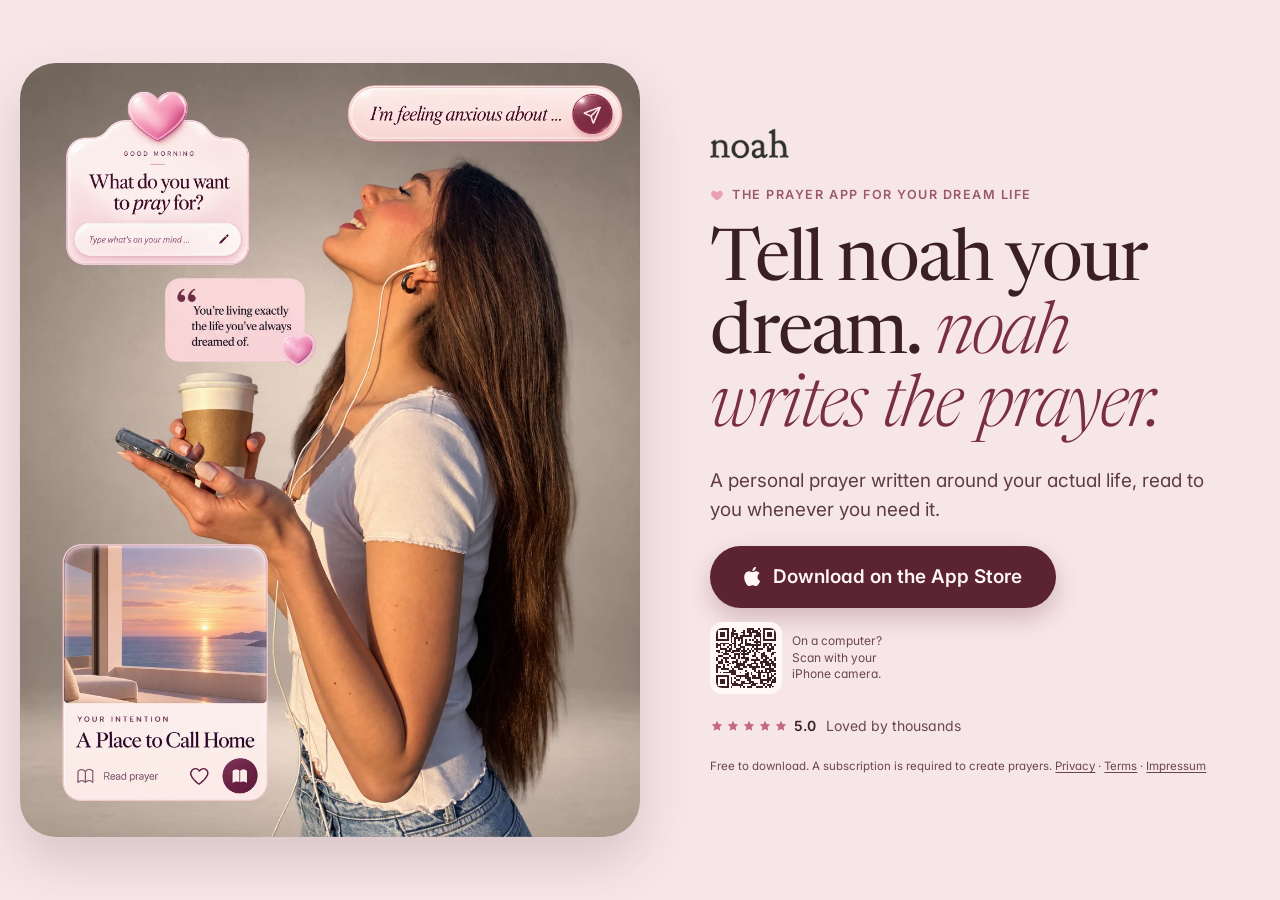
<file: index.html>
<!DOCTYPE html>
<html lang="en">
  <head>
    <meta charset="UTF-8" />
    <meta name="viewport" content="width=device-width, initial-scale=1.0, viewport-fit=cover" />
    <title>noah: the prayer app that turns your dreams into personal prayers</title>
    <meta name="description" content="noah is an iPhone app that turns what you dream about into a personal prayer, written from your own words and read to you in a warm voice with soft music. Free to download on the App Store." />
    <meta name="author" content="Noah Technology, Inc." />
    <meta name="theme-color" content="#f7e6e8" />

    <link rel="icon" type="image/png" sizes="48x48" href="/favicon-48.png" />
    <link rel="icon" type="image/png" sizes="32x32" href="/favicon-32.png" />
    <link rel="icon" type="image/png" sizes="192x192" href="/noah-icon-192.png" />
    <link rel="apple-touch-icon" sizes="180x180" href="/apple-touch-icon.png" />

    <!-- Shows Apple's "Open in App Store" banner in Safari on iPhone -->
    <meta name="apple-itunes-app" content="app-id=6535647463" />

    <link rel="preconnect" href="https://fonts.googleapis.com">
    <link rel="preconnect" href="https://fonts.gstatic.com" crossorigin>
    <link rel="preload" as="image" href="/landing/noah-hero.webp" fetchpriority="high" />
    <link href="https://fonts.googleapis.com/css2?family=Archivo+Black&family=Inter:wght@400;500;600;700&family=Playfair+Display:wght@600&family=Newsreader:ital,opsz,wght@0,6..72,300..500;1,6..72,300..400&display=swap" rel="stylesheet">

    <!-- Google Analytics -->
    <script async src="https://www.googletagmanager.com/gtag/js?id=G-XPDTBVGBQK"></script>
    <script>
      window.dataLayer = window.dataLayer || [];
      function gtag(){dataLayer.push(arguments);}
      gtag('js', new Date());
      gtag('config', 'G-XPDTBVGBQK');
    </script>

    <link rel="canonical" href="https://get-noah.com/" />

    <meta property="og:site_name" content="noah" />
    <meta property="og:title" content="noah: tell noah your dream, noah writes the prayer" />
    <meta property="og:description" content="A personal prayer written around your actual life, read to you whenever you need it. Free to download on iPhone." />
    <meta property="og:type" content="website" />
    <meta property="og:url" content="https://get-noah.com/" />
    <meta property="og:image" content="https://get-noah.com/og-image.jpg" />
    <meta property="og:image:width" content="1200" />
    <meta property="og:image:height" content="630" />
    <meta property="og:image:alt" content="noah: Tell noah your dream. noah writes the prayer." />

    <meta name="twitter:card" content="summary_large_image" />
    <meta name="twitter:title" content="noah: tell noah your dream, noah writes the prayer" />
    <meta name="twitter:description" content="A personal prayer written around your actual life, read to you whenever you need it. Free to download on iPhone." />
    <meta name="twitter:image" content="https://get-noah.com/og-image.jpg" />

    <script type="application/ld+json">
    {
      "@context": "https://schema.org",
      "@graph": [
        {
          "@type": "Organization",
          "@id": "https://get-noah.com/#org",
          "name": "Noah Technology, Inc.",
          "alternateName": "noah",
          "url": "https://get-noah.com/",
          "logo": "https://get-noah.com/noah-icon-512.png",
          "email": "hello@get-noah.com",
          "founder": { "@type": "Person", "name": "Farisa Magazieva" },
          "sameAs": [
            "https://apps.apple.com/us/app/noah-pray-your-way/id6535647463",
            "https://www.instagram.com/get.noah/"
          ]
        },
        {
          "@type": "MobileApplication",
          "@id": "https://get-noah.com/#app",
          "name": "noah: Pray your way",
          "alternateName": ["noah", "noah prayer app"],
          "description": "noah turns what you dream about into a personal prayer. Share what's on your heart in your own words; noah writes a prayer around your actual life and reads it to you in a warm voice with soft music, saved to your prayer library.",
          "operatingSystem": "iOS 17 or later",
          "applicationCategory": "LifestyleApplication",
          "inLanguage": ["en", "de", "es"],
          "url": "https://get-noah.com/",
          "downloadUrl": "https://apps.apple.com/us/app/noah-pray-your-way/id6535647463",
          "installUrl": "https://apps.apple.com/us/app/noah-pray-your-way/id6535647463",
          "image": "https://get-noah.com/noah-icon-512.png",
          "offers": {
            "@type": "Offer",
            "price": "0",
            "priceCurrency": "USD",
            "description": "Free to download. A subscription is required to create prayers."
          },
          "publisher": { "@id": "https://get-noah.com/#org" }
        },
        {
          "@type": "WebSite",
          "@id": "https://get-noah.com/#website",
          "name": "noah",
          "url": "https://get-noah.com/",
          "publisher": { "@id": "https://get-noah.com/#org" }
        }
      ]
    }
    </script>
    <script type="module" crossorigin src="/assets/index-8GHkBrG9.js"></script>
    <link rel="stylesheet" crossorigin href="/assets/index-BHvyv5b7.css">
  </head>

  <body>
    <!-- Static copy of the homepage for crawlers; React replaces it on load. Regenerate with: npm run prerender:home -->
    <div id="root"><!--prerender:start--><div class="nl-root"><main class="nl-page"><a class="nl-photo" aria-label="Get noah on the App Store" href="https://apps.apple.com/us/app/noah-pray-your-way/id6535647463"><img src="/landing/noah-hero.webp" alt="A woman listening to her personal noah prayer with headphones, surrounded by cards from the noah app" width="1122" height="1402" decoding="async"/></a><section class="nl-copy" aria-labelledby="nl-title"><img class="nl-logo" src="/landing/noah-logo.png" alt="noah" width="400" height="201"/><p class="nl-eyebrow"><svg viewBox="0 0 24 24" aria-hidden="true" focusable="false"><path d="M12 21s-7.5-4.6-9.6-9.2C.9 8.4 3 4.5 6.8 4.5c2.2 0 3.6 1.2 4.4 2.5h1.6c.8-1.3 2.2-2.5 4.4-2.5 3.8 0 5.9 3.9 4.4 7.3C19.5 16.4 12 21 12 21z"></path></svg>The prayer app for your dream life</p><h1 class="nl-title" id="nl-title">Tell noah your dream. <em>noah writes the prayer.</em></h1><p class="nl-sub">A personal prayer written around your actual life, read to you whenever you need it.</p><div class="nl-cta-row"><a class="nl-cta" href="https://apps.apple.com/us/app/noah-pray-your-way/id6535647463"><svg viewBox="0 0 24 24" aria-hidden="true" focusable="false"><path fill="currentColor" d="M17.05 12.54c-.03-3.1 2.53-4.61 2.65-4.68-1.45-2.12-3.71-2.41-4.51-2.43-1.9-.2-3.75 1.14-4.72 1.14-.99 0-2.48-1.12-4.09-1.08-2.07.03-4.01 1.23-5.07 3.1-2.19 3.79-.56 9.37 1.54 12.43 1.05 1.5 2.28 3.18 3.89 3.12 1.57-.07 2.16-1 4.06-1 1.88 0 2.44 1 4.08.96 1.69-.03 2.76-1.5 3.77-3.02 1.21-1.72 1.7-3.42 1.72-3.5-.04-.01-3.29-1.25-3.32-5.04ZM13.95 3.42A5.12 5.12 0 0 0 15.12-.27a5.2 5.2 0 0 0-3.37 1.75 4.86 4.86 0 0 0-1.2 3.55 4.3 4.3 0 0 0 3.4-1.61Z"></path></svg>Download on the App Store</a><div class="nl-qr"><img src="/landing/qr-app-store.svg" alt="QR code that opens noah on the App Store" width="72" height="72"/><span>On a computer? Scan with your iPhone camera.</span></div></div><p class="nl-rating"><span class="nl-stars" aria-label="Rated 5 out of 5 on the App Store"><svg viewBox="0 0 24 24" aria-hidden="true" focusable="false"><path d="M12 2.8l2.8 5.9 6.4.8-4.7 4.4 1.2 6.4L12 17.2l-5.7 3.1 1.2-6.4-4.7-4.4 6.4-.8z"></path></svg><svg viewBox="0 0 24 24" aria-hidden="true" focusable="false"><path d="M12 2.8l2.8 5.9 6.4.8-4.7 4.4 1.2 6.4L12 17.2l-5.7 3.1 1.2-6.4-4.7-4.4 6.4-.8z"></path></svg><svg viewBox="0 0 24 24" aria-hidden="true" focusable="false"><path d="M12 2.8l2.8 5.9 6.4.8-4.7 4.4 1.2 6.4L12 17.2l-5.7 3.1 1.2-6.4-4.7-4.4 6.4-.8z"></path></svg><svg viewBox="0 0 24 24" aria-hidden="true" focusable="false"><path d="M12 2.8l2.8 5.9 6.4.8-4.7 4.4 1.2 6.4L12 17.2l-5.7 3.1 1.2-6.4-4.7-4.4 6.4-.8z"></path></svg><svg viewBox="0 0 24 24" aria-hidden="true" focusable="false"><path d="M12 2.8l2.8 5.9 6.4.8-4.7 4.4 1.2 6.4L12 17.2l-5.7 3.1 1.2-6.4-4.7-4.4 6.4-.8z"></path></svg><strong>5.0</strong></span><span>Loved by thousands</span></p><p class="nl-legal">Free to download. A subscription is required to create prayers. <a href="/privacy">Privacy</a> · <a href="/terms">Terms</a> · <a href="/impressum">Impressum</a></p></section></main></div><!--prerender:end--></div>
  </body>
</html>
</file>
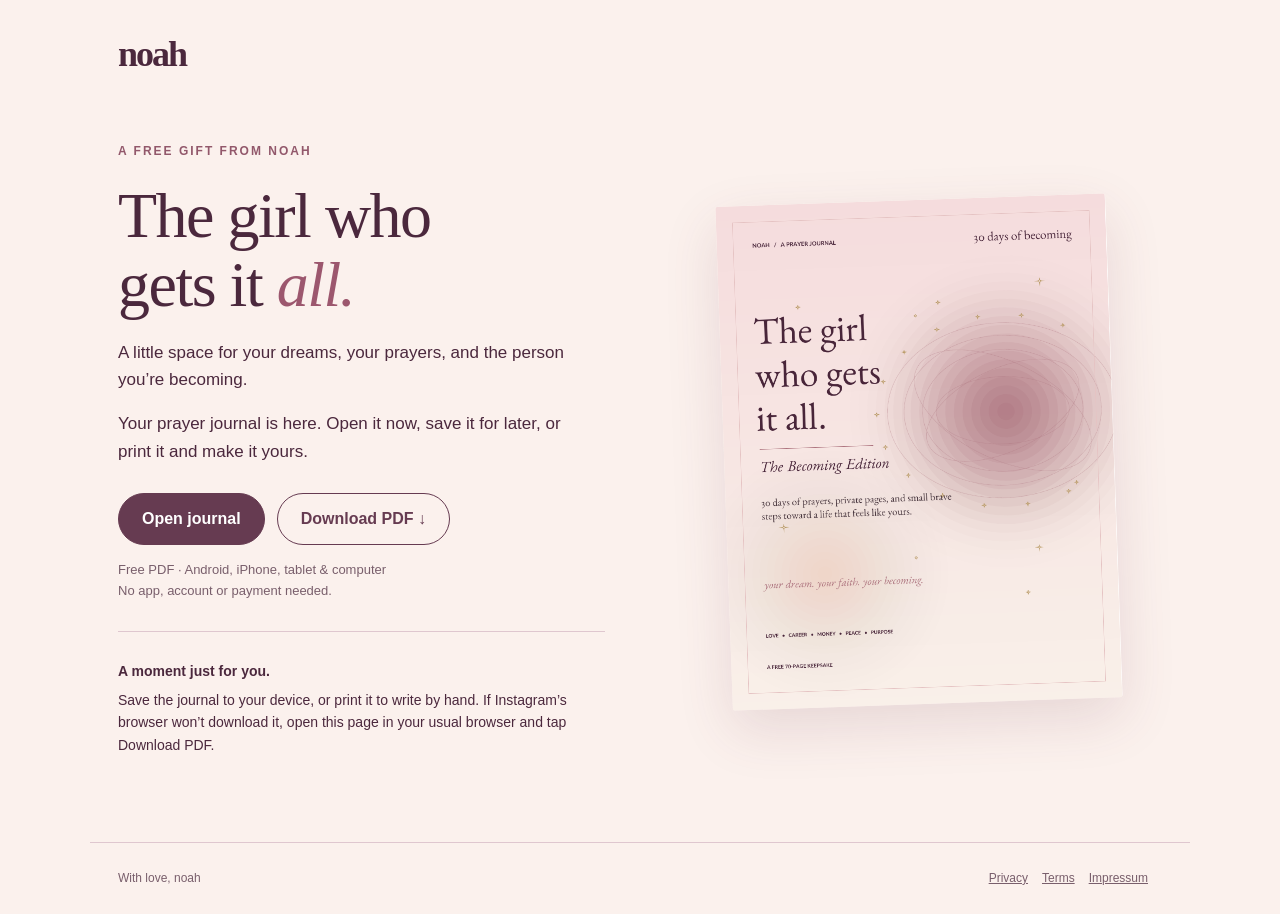
<file: gift/index.html>
<!doctype html>
<html lang="en">
<head>
<meta charset="utf-8"><meta name="viewport" content="width=device-width,initial-scale=1">
<title>Your free prayer journal · noah</title>
<meta name="description" content="The girl who gets it all. A free prayer journal from noah, ready to open, save or print. No iPhone or app needed.">
<meta name="theme-color" content="#f7e6e8"><link rel="icon" href="/favicon-32.png">
<link rel="canonical" href="https://get-noah.com/gift/">
<meta property="og:title" content="A little gift for your becoming · noah">
<meta property="og:description" content="Your free prayer journal. Open, save or print it on any device—no app needed.">
<meta property="og:type" content="website"><meta property="og:url" content="https://get-noah.com/gift/">
<meta property="og:image" content="https://get-noah.com/gift/cover.png">
<style>
*{box-sizing:border-box}body{margin:0;background:#fbf1ed;color:#4b283d;font-family:Arial,sans-serif;line-height:1.6}header,footer{max-width:1100px;margin:auto;padding:26px 28px}header a{font-family:Georgia,serif;font-size:36px;font-weight:bold;text-decoration:none;color:inherit;letter-spacing:-2px}main{max-width:1100px;margin:12px auto 60px;padding:20px 28px;display:grid;grid-template-columns:1fr 1fr;gap:70px;align-items:center}.eyebrow{text-transform:uppercase;letter-spacing:2px;font-size:12px;font-weight:bold;color:#92586b}h1{font-family:Georgia,serif;font-size:clamp(40px,5vw,65px);font-weight:normal;line-height:1.08;letter-spacing:-1.5px;margin:20px 0}h1 em{color:#9c576e}p{max-width:460px;font-size:17px}.cover{height:auto;width:100%;max-width:390px;display:block;margin:auto;box-shadow:0 20px 55px #6f3b4f24;border-radius:3px;transform:rotate(-2deg)}.actions{display:flex;gap:12px;flex-wrap:wrap;margin:28px 0 15px}.button{display:inline-flex;justify-content:center;align-items:center;min-height:52px;padding:12px 23px;border-radius:100px;background:#663b51;color:white;text-decoration:none;font-weight:bold;border:1px solid #663b51}.secondary{color:#663b51;background:transparent}.button:hover{background:#87546c;color:white}a:focus-visible{outline:3px solid #ad6d86;outline-offset:5px}.note{font-size:13px;color:#795f6c}.how{margin-top:30px;padding-top:22px;border-top:1px solid #dfc7cf}.how p{font-size:14px;margin:6px 0}footer{border-top:1px solid #dfc7cf;font-size:12px;color:#795f6c;display:flex;justify-content:space-between;gap:20px;flex-wrap:wrap}footer a{color:inherit;margin-right:14px}@media(max-width:700px){header{padding:18px 24px}main{grid-template-columns:1fr;gap:35px;padding:12px 24px;margin-top:0}.copy{order:0}.visual{order:1}.cover{max-width:310px;transform:none}h1{font-size:45px}.actions{flex-direction:column;align-items:stretch}.button{width:100%}footer{padding:24px}}
</style></head>
<body><header><a href="/" aria-label="noah home">noah</a></header>
<main><section class="copy"><div class="eyebrow">A free gift from noah</div><h1>The girl who<br>gets it <em>all.</em></h1><p>A little space for your dreams, your prayers, and the person you’re becoming.</p><p>Your prayer journal is here. Open it now, save it for later, or print it and make it yours.</p><div class="actions"><a class="button" href="/gift/noah-prayer-journal.pdf">Open journal</a><a class="button secondary" href="/gift/noah-prayer-journal.pdf" download="noah-prayer-journal.pdf">Download PDF ↓</a></div><p class="note">Free PDF · Android, iPhone, tablet & computer<br>No app, account or payment needed.</p><div class="how"><p><strong>A moment just for you.</strong></p><p>Save the journal to your device, or print it to write by hand. If Instagram’s browser won’t download it, open this page in your usual browser and tap Download PDF.</p></div></section><div class="visual"><img class="cover" src="/gift/cover.png" alt="Cover of The girl who gets it all, The Becoming Edition, a prayer journal from noah" width="695" height="900"></div></main>
<footer><span>With love, noah</span><span><a href="/privacy">Privacy</a><a href="/terms">Terms</a><a href="/impressum">Impressum</a></span></footer></body></html>
</file>
<file: assets/index-BHvyv5b7.css>
.nl-root{--nl-bg: #f7e6e8;--nl-ink: #3b1f27;--nl-soft: #5e3b46;--nl-muted: #6b4652;--nl-plum: #5b2333;--nl-berry: #7a2e46;--nl-rose: #c46a85;--nl-cream: #fff8f4;--nl-serif: "Newsreader", Georgia, serif;background:var(--nl-bg);color:var(--nl-ink);font-family:Inter,Helvetica Neue,Helvetica,sans-serif}.nl-root *,.nl-root *:before,.nl-root *:after{box-sizing:border-box}.nl-root a{color:inherit;text-decoration:none}.nl-root em{font-style:italic;font-weight:300;color:var(--nl-berry)}.nl-page{height:100vh;height:100dvh;overflow:hidden;display:grid;grid-template-columns:minmax(0,1fr) minmax(0,1fr)}.nl-photo{display:flex;align-items:center;justify-content:center;min-height:0;min-width:0;padding:clamp(12px,1.6vw,20px) 0 clamp(12px,1.6vw,20px) clamp(12px,1.6vw,20px)}.nl-photo img{display:block;width:auto;height:auto;max-width:100%;max-height:100%;border-radius:clamp(24px,3vw,36px);box-shadow:0 24px 50px #3b1f2729}.nl-copy{min-height:0;min-width:0;display:flex;flex-direction:column;justify-content:center;gap:clamp(12px,2.4vh,26px);padding:clamp(16px,3vh,48px) clamp(20px,5.5vw,88px);animation:nl-fade .7s ease-out both}.nl-logo{display:block;align-self:flex-start;flex:none;width:auto;max-width:none;height:clamp(30px,4.4vh,46px)}.nl-eyebrow{display:inline-flex;align-items:center;gap:8px;margin:0;font-size:clamp(11px,1.4vh,13px);font-weight:600;letter-spacing:.12em;text-transform:uppercase;color:#9a5a6c}.nl-eyebrow svg{width:14px;height:14px;fill:#e7a0b6;flex:none}.nl-title{margin:0;font-family:var(--nl-serif);font-weight:400;font-size:clamp(32px,min(5.6vw,8vh),82px);line-height:1.02;letter-spacing:-.025em;text-wrap:balance}.nl-sub{margin:0;max-width:30em;font-size:clamp(15px,2.1vh,20px);line-height:1.5;color:var(--nl-soft)}.nl-cta{display:inline-flex;align-self:flex-start;align-items:center;justify-content:center;gap:10px;min-height:clamp(52px,7vh,62px);padding:0 clamp(20px,3vw,34px);white-space:nowrap;border-radius:999px;background:var(--nl-plum);color:var(--nl-cream)!important;font-weight:600;font-size:clamp(16px,2.1vh,19px);box-shadow:0 10px 24px #5b23333d;transition:transform .18s ease,box-shadow .18s ease}.nl-cta:hover{transform:translateY(-2px);box-shadow:0 16px 32px #5b233347}.nl-cta svg{width:19px;height:19px;flex:none}.nl-root a:focus-visible{outline:3px solid var(--nl-rose);outline-offset:3px;border-radius:8px}.nl-rating{display:flex;flex-wrap:wrap;align-items:center;gap:4px 10px;margin:0;font-size:clamp(12px,1.6vh,14px);color:var(--nl-muted)}.nl-stars{display:inline-flex;align-items:center;gap:2px}.nl-stars svg{width:14px;height:14px;fill:var(--nl-rose)}.nl-stars strong{padding-left:4px;color:var(--nl-ink);font-weight:600}.nl-legal{margin:0;font-size:11.5px;line-height:1.5;color:var(--nl-muted)}.nl-legal a{text-decoration:underline!important;text-underline-offset:2px}.nl-cta-row{display:flex;flex-wrap:wrap;align-items:center;gap:14px 22px}.nl-qr{display:none;align-items:center;gap:10px;font-size:12px;line-height:1.35;color:var(--nl-muted)}.nl-qr img{width:72px;height:72px;padding:6px;border-radius:12px;background:var(--nl-cream);flex:none}.nl-qr span{max-width:9.5em}@media (min-width: 1024px) and (hover: hover) and (pointer: fine){.nl-qr{display:flex}}.nl-topics{display:grid;grid-template-columns:repeat(2,minmax(0,1fr));gap:10px;max-width:30em}.nl-topic{min-height:48px;padding:0 16px;border:1px solid #e3bcc7;border-radius:999px;background:var(--nl-cream);color:var(--nl-plum);font:inherit;font-size:16px;font-weight:500;cursor:pointer;transition:background .16s ease,border-color .16s ease}.nl-topic:hover{border-color:var(--nl-plum)}.nl-topic:focus-visible,.nl-text-button:focus-visible{outline:3px solid var(--nl-rose);outline-offset:3px}.nl-teaser{margin:0;max-width:30em;padding:16px 20px;border-radius:20px;background:var(--nl-cream);border:1px solid #ebc9d1}.nl-teaser figcaption{margin-bottom:6px;font-size:11px;font-weight:600;letter-spacing:.12em;text-transform:uppercase;color:#9a5a6c}.nl-teaser blockquote{margin:0;font-family:var(--nl-serif);font-style:italic;font-size:clamp(17px,2.2vh,21px);line-height:1.45;color:var(--nl-ink)}.nl-text-button{padding:8px 4px;border:0;background:none;color:var(--nl-muted);font:inherit;font-size:14px;text-decoration:underline;text-underline-offset:3px;cursor:pointer}@keyframes nl-fade{0%{opacity:0;transform:translateY(10px)}to{opacity:1;transform:none}}@media (prefers-reduced-motion: reduce){.nl-copy{animation:none}.nl-cta{transition:none}}@media (max-width: 699px){.nl-page{grid-template-columns:minmax(0,1fr);grid-template-rows:minmax(0,1fr) auto}.nl-photo{padding:10px 10px 0}.nl-photo img{border-radius:24px}.nl-copy{justify-content:flex-start;gap:clamp(8px,1.6vh,14px);padding:clamp(14px,2.2vh,22px) 20px max(16px,env(safe-area-inset-bottom))}.nl-logo{height:28px}.nl-title{font-size:clamp(28px,min(8.6vw,5.2vh),42px)}.nl-sub{font-size:clamp(14px,1.9vh,16px)}.nl-cta{align-self:stretch;min-height:clamp(48px,6.6vh,56px);font-size:16px}.nl-cta-row{flex-direction:column;align-items:stretch;gap:6px}.nl-topic{min-height:44px;font-size:15px}.nl-teaser{padding:12px 16px}}*,:before,:after{--tw-border-spacing-x: 0;--tw-border-spacing-y: 0;--tw-translate-x: 0;--tw-translate-y: 0;--tw-rotate: 0;--tw-skew-x: 0;--tw-skew-y: 0;--tw-scale-x: 1;--tw-scale-y: 1;--tw-pan-x: ;--tw-pan-y: ;--tw-pinch-zoom: ;--tw-scroll-snap-strictness: proximity;--tw-gradient-from-position: ;--tw-gradient-via-position: ;--tw-gradient-to-position: ;--tw-ordinal: ;--tw-slashed-zero: ;--tw-numeric-figure: ;--tw-numeric-spacing: ;--tw-numeric-fraction: ;--tw-ring-inset: ;--tw-ring-offset-width: 0px;--tw-ring-offset-color: #fff;--tw-ring-color: rgb(59 130 246 / .5);--tw-ring-offset-shadow: 0 0 #0000;--tw-ring-shadow: 0 0 #0000;--tw-shadow: 0 0 #0000;--tw-shadow-colored: 0 0 #0000;--tw-blur: ;--tw-brightness: ;--tw-contrast: ;--tw-grayscale: ;--tw-hue-rotate: ;--tw-invert: ;--tw-saturate: ;--tw-sepia: ;--tw-drop-shadow: ;--tw-backdrop-blur: ;--tw-backdrop-brightness: ;--tw-backdrop-contrast: ;--tw-backdrop-grayscale: ;--tw-backdrop-hue-rotate: ;--tw-backdrop-invert: ;--tw-backdrop-opacity: ;--tw-backdrop-saturate: ;--tw-backdrop-sepia: ;--tw-contain-size: ;--tw-contain-layout: ;--tw-contain-paint: ;--tw-contain-style: }::backdrop{--tw-border-spacing-x: 0;--tw-border-spacing-y: 0;--tw-translate-x: 0;--tw-translate-y: 0;--tw-rotate: 0;--tw-skew-x: 0;--tw-skew-y: 0;--tw-scale-x: 1;--tw-scale-y: 1;--tw-pan-x: ;--tw-pan-y: ;--tw-pinch-zoom: ;--tw-scroll-snap-strictness: proximity;--tw-gradient-from-position: ;--tw-gradient-via-position: ;--tw-gradient-to-position: ;--tw-ordinal: ;--tw-slashed-zero: ;--tw-numeric-figure: ;--tw-numeric-spacing: ;--tw-numeric-fraction: ;--tw-ring-inset: ;--tw-ring-offset-width: 0px;--tw-ring-offset-color: #fff;--tw-ring-color: rgb(59 130 246 / .5);--tw-ring-offset-shadow: 0 0 #0000;--tw-ring-shadow: 0 0 #0000;--tw-shadow: 0 0 #0000;--tw-shadow-colored: 0 0 #0000;--tw-blur: ;--tw-brightness: ;--tw-contrast: ;--tw-grayscale: ;--tw-hue-rotate: ;--tw-invert: ;--tw-saturate: ;--tw-sepia: ;--tw-drop-shadow: ;--tw-backdrop-blur: ;--tw-backdrop-brightness: ;--tw-backdrop-contrast: ;--tw-backdrop-grayscale: ;--tw-backdrop-hue-rotate: ;--tw-backdrop-invert: ;--tw-backdrop-opacity: ;--tw-backdrop-saturate: ;--tw-backdrop-sepia: ;--tw-contain-size: ;--tw-contain-layout: ;--tw-contain-paint: ;--tw-contain-style: }*,:before,:after{box-sizing:border-box;border-width:0;border-style:solid;border-color:#e5e7eb}:before,:after{--tw-content: ""}html,:host{line-height:1.5;-webkit-text-size-adjust:100%;-moz-tab-size:4;-o-tab-size:4;tab-size:4;font-family:Geist,-apple-system,BlinkMacSystemFont,SF Pro Text,system-ui,sans-serif;font-feature-settings:normal;font-variation-settings:normal;-webkit-tap-highlight-color:transparent}body{margin:0;line-height:inherit}hr{height:0;color:inherit;border-top-width:1px}abbr:where([title]){-webkit-text-decoration:underline dotted;text-decoration:underline dotted}h1,h2,h3,h4,h5,h6{font-size:inherit;font-weight:inherit}a{color:inherit;text-decoration:inherit}b,strong{font-weight:bolder}code,kbd,samp,pre{font-family:ui-monospace,SFMono-Regular,Menlo,Monaco,Consolas,Liberation Mono,Courier New,monospace;font-feature-settings:normal;font-variation-settings:normal;font-size:1em}small{font-size:80%}sub,sup{font-size:75%;line-height:0;position:relative;vertical-align:baseline}sub{bottom:-.25em}sup{top:-.5em}table{text-indent:0;border-color:inherit;border-collapse:collapse}button,input,optgroup,select,textarea{font-family:inherit;font-feature-settings:inherit;font-variation-settings:inherit;font-size:100%;font-weight:inherit;line-height:inherit;letter-spacing:inherit;color:inherit;margin:0;padding:0}button,select{text-transform:none}button,input:where([type=button]),input:where([type=reset]),input:where([type=submit]){-webkit-appearance:button;background-color:transparent;background-image:none}:-moz-focusring{outline:auto}:-moz-ui-invalid{box-shadow:none}progress{vertical-align:baseline}::-webkit-inner-spin-button,::-webkit-outer-spin-button{height:auto}[type=search]{-webkit-appearance:textfield;outline-offset:-2px}::-webkit-search-decoration{-webkit-appearance:none}::-webkit-file-upload-button{-webkit-appearance:button;font:inherit}summary{display:list-item}blockquote,dl,dd,h1,h2,h3,h4,h5,h6,hr,figure,p,pre{margin:0}fieldset{margin:0;padding:0}legend{padding:0}ol,ul,menu{list-style:none;margin:0;padding:0}dialog{padding:0}textarea{resize:vertical}input::-moz-placeholder,textarea::-moz-placeholder{opacity:1;color:#9ca3af}input::placeholder,textarea::placeholder{opacity:1;color:#9ca3af}button,[role=button]{cursor:pointer}:disabled{cursor:default}img,svg,video,canvas,audio,iframe,embed,object{display:block;vertical-align:middle}img,video{max-width:100%;height:auto}[hidden]:where(:not([hidden=until-found])){display:none}:root{--brand-ink: 222 56% 10%;--brand-gold: 34 59% 80%;--brand-blush: 348 100% 77%;--brand-lilac: 230 100% 77%;--warm-beige: 30 25% 88%;--chat-bg-start: 218 65% 8%;--chat-bg-end: 218 48% 18%;--noah-primary: 218 58% 23%;--noah-secondary: 35 42% 77%;--noah-tertiary: 35 50% 92%;--noah-gradient-start: 225 50% 20%;--noah-gradient-end: 250 45% 35%;--background: 0 0% 100%;--foreground: 0 0% 0%;--card: 222 50% 12%;--card-foreground: 40 20% 96%;--popover: 222 50% 12%;--popover-foreground: 40 20% 96%;--primary: var(--brand-gold);--primary-foreground: 240 10% 10%;--secondary: 222 40% 18%;--secondary-foreground: 40 20% 96%;--muted: 222 30% 22%;--muted-foreground: 220 15% 65%;--accent: var(--brand-lilac);--accent-foreground: 240 10% 10%;--destructive: 0 72% 50%;--destructive-foreground: 0 0% 100%;--border: 222 35% 22%;--input: 222 35% 18%;--ring: var(--brand-lilac);--gradient-primary: linear-gradient(135deg, hsl(var(--brand-gold)) 0%, hsl(var(--brand-blush)) 45%, hsl(var(--brand-lilac)) 100%);--gradient-calm: linear-gradient(180deg, hsl(222 56% 10%) 0%, hsl(222 40% 14%) 100%);--gradient-chat: linear-gradient(135deg, hsl(222 40% 14%) 0%, hsl(var(--brand-lilac) / .15) 50%, hsl(var(--brand-blush) / .15) 100%);--gradient-hero: radial-gradient(1200px 600px at 50% -10%, hsl(var(--brand-lilac) / .25) 0%, transparent 60%), radial-gradient(1000px 600px at 10% 110%, hsl(var(--brand-blush) / .25) 0%, transparent 60%), radial-gradient(1000px 600px at 90% 110%, hsl(var(--brand-gold) / .28) 0%, transparent 60%), linear-gradient(180deg, hsl(222 56% 10% / .4), hsl(222 56% 10%));--gradient-chat-bg: linear-gradient(180deg, hsl(var(--chat-bg-start)), hsl(var(--chat-bg-end)));--gradient-noah-bubble: linear-gradient(135deg, hsl(var(--noah-gradient-start)), hsl(var(--noah-gradient-end)));--shadow-soft: 0 4px 12px -6px hsl(222 60% 8% / .25);--shadow-chat: 0 8px 24px -10px hsl(222 60% 8% / .35);--shadow-glow: 0 0 32px hsl(var(--brand-lilac) / .25);--shadow-premium: 0 16px 40px -12px hsl(222 60% 8% / .45);--shadow-noah-glow: 0 8px 32px rgba(79, 70, 229, .15);--shadow-user-soft: 0 4px 16px rgba(139, 69, 19, .1);--radius: 16px;--sidebar-background: 222 50% 12%;--sidebar-foreground: 40 20% 96%;--sidebar-primary: var(--brand-lilac);--sidebar-primary-foreground: 0 0% 0%;--sidebar-accent: 222 40% 18%;--sidebar-accent-foreground: 40 20% 96%;--sidebar-border: 222 35% 22%;--sidebar-ring: var(--brand-lilac)}.dark{--background: 222.2 84% 4.9%;--foreground: 210 40% 98%;--card: 222.2 84% 4.9%;--card-foreground: 210 40% 98%;--popover: 222.2 84% 4.9%;--popover-foreground: 210 40% 98%;--primary: 210 40% 98%;--primary-foreground: 222.2 47.4% 11.2%;--secondary: 217.2 32.6% 17.5%;--secondary-foreground: 210 40% 98%;--muted: 217.2 32.6% 17.5%;--muted-foreground: 215 20.2% 65.1%;--accent: 217.2 32.6% 17.5%;--accent-foreground: 210 40% 98%;--destructive: 0 62.8% 30.6%;--destructive-foreground: 210 40% 98%;--border: 217.2 32.6% 17.5%;--input: 217.2 32.6% 17.5%;--ring: 212.7 26.8% 83.9%;--sidebar-background: 240 5.9% 10%;--sidebar-foreground: 240 4.8% 95.9%;--sidebar-primary: 224.3 76.3% 48%;--sidebar-primary-foreground: 0 0% 100%;--sidebar-accent: 240 3.7% 15.9%;--sidebar-accent-foreground: 240 4.8% 95.9%;--sidebar-border: 240 3.7% 15.9%;--sidebar-ring: 217.2 91.2% 59.8%}*{border-color:hsl(var(--border))}html,body,#root{min-height:100vh;margin:0;padding:0}html,body{background:radial-gradient(ellipse 80% 60% at 20% 10%,rgba(196,170,132,.18) 0%,transparent 50%),radial-gradient(ellipse 70% 50% at 80% 30%,rgba(175,203,255,.12) 0%,transparent 50%),radial-gradient(ellipse 60% 40% at 50% 90%,rgba(255,216,168,.15) 0%,transparent 50%),#faf7f2;background-attachment:fixed}body{color:hsl(var(--foreground));-webkit-font-smoothing:antialiased;-moz-osx-font-smoothing:grayscale;font-family:-apple-system,SF Pro Text,BlinkMacSystemFont,system-ui,sans-serif;font-feature-settings:"cv03","cv04","cv11"}.overflow-y-auto{scrollbar-width:thin;scrollbar-color:hsl(var(--noah-blush)) transparent}.overflow-y-auto::-webkit-scrollbar{width:6px}.overflow-y-auto::-webkit-scrollbar-track{background:transparent}.overflow-y-auto::-webkit-scrollbar-thumb{background:hsl(var(--noah-blush));border-radius:3px}.overflow-y-auto::-webkit-scrollbar-thumb:hover{background:hsl(var(--noah-navy))}@keyframes gradientShift{0%{background:linear-gradient(135deg,#eaccab,#f3ebde,#e6d5b8)}to{background:linear-gradient(135deg,#e6d5b8,#eaccab,#f3ebde)}}h1,h2,h3,h4,h5,h6{text-rendering:optimizeLegibility}.container{width:100%;margin-right:auto;margin-left:auto;padding-right:2rem;padding-left:2rem}@media (min-width: 1400px){.container{max-width:1400px}}.sr-only{position:absolute;width:1px;height:1px;padding:0;margin:-1px;overflow:hidden;clip:rect(0,0,0,0);white-space:nowrap;border-width:0}.pointer-events-none{pointer-events:none}.pointer-events-auto{pointer-events:auto}.visible{visibility:visible}.invisible{visibility:hidden}.static{position:static}.fixed{position:fixed}.absolute{position:absolute}.relative{position:relative}.sticky{position:sticky}.-inset-12{top:-3rem;right:-3rem;bottom:-3rem;left:-3rem}.inset-0{top:0;right:0;bottom:0;left:0}.inset-x-0{left:0;right:0}.inset-y-0{top:0;bottom:0}.-bottom-12{bottom:-3rem}.-bottom-3{bottom:-.75rem}.-left-12{left:-3rem}.-left-2{left:-.5rem}.-left-28{left:-7rem}.-left-6{left:-1.5rem}.-left-\[2px\]{left:-2px}.-right-12{right:-3rem}.-right-32{right:-8rem}.-right-4{right:-1rem}.-right-6{right:-1.5rem}.-right-\[2px\]{right:-2px}.-top-10{top:-2.5rem}.-top-12{top:-3rem}.-top-3{top:-.75rem}.-top-4{top:-1rem}.-top-8{top:-2rem}.bottom-0{bottom:0}.bottom-2{bottom:.5rem}.bottom-5{bottom:1.25rem}.left-0{left:0}.left-1{left:.25rem}.left-1\/2{left:50%}.left-1\/3{left:33.333333%}.left-1\/4{left:25%}.left-2{left:.5rem}.left-4{left:1rem}.left-5{left:1.25rem}.left-\[50\%\]{left:50%}.right-0{right:0}.right-1{right:.25rem}.right-1\/3{right:33.333333%}.right-1\/4{right:25%}.right-2{right:.5rem}.right-3{right:.75rem}.right-4{right:1rem}.top-0{top:0}.top-1\.5{top:.375rem}.top-1\/2{top:50%}.top-12{top:3rem}.top-16{top:4rem}.top-2{top:.5rem}.top-20{top:5rem}.top-24{top:6rem}.top-28{top:7rem}.top-3{top:.75rem}.top-3\.5{top:.875rem}.top-32{top:8rem}.top-36{top:9rem}.top-4{top:1rem}.top-6{top:1.5rem}.top-8{top:2rem}.top-\[110px\]{top:110px}.top-\[150px\]{top:150px}.top-\[170px\]{top:170px}.top-\[1px\]{top:1px}.top-\[206px\]{top:206px}.top-\[50\%\]{top:50%}.top-\[60\%\]{top:60%}.top-full{top:100%}.z-0{z-index:0}.z-10{z-index:10}.z-20{z-index:20}.z-30{z-index:30}.z-50{z-index:50}.z-\[100\]{z-index:100}.z-\[1\]{z-index:1}.-m-12{margin:-3rem}.-mx-1{margin-left:-.25rem;margin-right:-.25rem}.mx-2{margin-left:.5rem;margin-right:.5rem}.mx-3\.5{margin-left:.875rem;margin-right:.875rem}.mx-auto{margin-left:auto;margin-right:auto}.my-0\.5{margin-top:.125rem;margin-bottom:.125rem}.my-1{margin-top:.25rem;margin-bottom:.25rem}.-ml-4{margin-left:-1rem}.-mt-16{margin-top:-4rem}.-mt-4{margin-top:-1rem}.mb-0\.5{margin-bottom:.125rem}.mb-1{margin-bottom:.25rem}.mb-1\.5{margin-bottom:.375rem}.mb-10{margin-bottom:2.5rem}.mb-12{margin-bottom:3rem}.mb-14{margin-bottom:3.5rem}.mb-2{margin-bottom:.5rem}.mb-20{margin-bottom:5rem}.mb-3{margin-bottom:.75rem}.mb-4{margin-bottom:1rem}.mb-5{margin-bottom:1.25rem}.mb-6{margin-bottom:1.5rem}.mb-7{margin-bottom:1.75rem}.mb-8{margin-bottom:2rem}.ml-0{margin-left:0}.ml-1{margin-left:.25rem}.ml-5{margin-left:1.25rem}.ml-\[1px\]{margin-left:1px}.ml-auto{margin-left:auto}.mr-2{margin-right:.5rem}.mt-0\.5{margin-top:.125rem}.mt-1{margin-top:.25rem}.mt-1\.5{margin-top:.375rem}.mt-10{margin-top:2.5rem}.mt-12{margin-top:3rem}.mt-2{margin-top:.5rem}.mt-20{margin-top:5rem}.mt-24{margin-top:6rem}.mt-3{margin-top:.75rem}.mt-4{margin-top:1rem}.mt-5{margin-top:1.25rem}.mt-6{margin-top:1.5rem}.mt-7{margin-top:1.75rem}.mt-8{margin-top:2rem}.mt-9{margin-top:2.25rem}.mt-auto{margin-top:auto}.block{display:block}.inline-block{display:inline-block}.inline{display:inline}.flex{display:flex}.inline-flex{display:inline-flex}.table{display:table}.grid{display:grid}.hidden{display:none}.aspect-square{aspect-ratio:1 / 1}.aspect-video{aspect-ratio:16 / 9}.size-4{width:1rem;height:1rem}.h-0\.5{height:.125rem}.h-1\.5{height:.375rem}.h-1\/2{height:50%}.h-10{height:2.5rem}.h-11{height:2.75rem}.h-12{height:3rem}.h-14{height:3.5rem}.h-16{height:4rem}.h-2{height:.5rem}.h-2\.5{height:.625rem}.h-20{height:5rem}.h-3{height:.75rem}.h-3\.5{height:.875rem}.h-32{height:8rem}.h-4{height:1rem}.h-5{height:1.25rem}.h-6{height:1.5rem}.h-7{height:1.75rem}.h-8{height:2rem}.h-9{height:2.25rem}.h-\[100vh\]{height:100vh}.h-\[10px\]{height:10px}.h-\[11px\]{height:11px}.h-\[15px\]{height:15px}.h-\[18px\]{height:18px}.h-\[1px\]{height:1px}.h-\[200px\]{height:200px}.h-\[2400px\]{height:2400px}.h-\[28px\]{height:28px}.h-\[300px\]{height:300px}.h-\[3px\]{height:3px}.h-\[44px\]{height:44px}.h-\[4px\]{height:4px}.h-\[54px\]{height:54px}.h-\[5px\]{height:5px}.h-\[64px\]{height:64px}.h-\[72px\]{height:72px}.h-\[7px\]{height:7px}.h-\[9px\]{height:9px}.h-\[var\(--radix-navigation-menu-viewport-height\)\]{height:var(--radix-navigation-menu-viewport-height)}.h-\[var\(--radix-select-trigger-height\)\]{height:var(--radix-select-trigger-height)}.h-auto{height:auto}.h-full{height:100%}.h-px{height:1px}.h-screen{height:100vh}.h-svh{height:100svh}.max-h-96{max-height:24rem}.max-h-\[1080px\]{max-height:1080px}.max-h-\[300px\]{max-height:300px}.max-h-screen{max-height:100vh}.min-h-0{min-height:0px}.min-h-\[340px\]{min-height:340px}.min-h-\[36px\]{min-height:36px}.min-h-\[600px\]{min-height:600px}.min-h-\[680px\]{min-height:680px}.min-h-\[80px\]{min-height:80px}.min-h-screen{min-height:100vh}.min-h-svh{min-height:100svh}.w-0{width:0px}.w-0\.5{width:.125rem}.w-1{width:.25rem}.w-1\.5{width:.375rem}.w-10{width:2.5rem}.w-11{width:2.75rem}.w-12{width:3rem}.w-14{width:3.5rem}.w-2{width:.5rem}.w-2\.5{width:.625rem}.w-3{width:.75rem}.w-3\.5{width:.875rem}.w-3\/4{width:75%}.w-32{width:8rem}.w-4{width:1rem}.w-40{width:10rem}.w-5{width:1.25rem}.w-6{width:1.5rem}.w-64{width:16rem}.w-7{width:1.75rem}.w-72{width:18rem}.w-8{width:2rem}.w-80{width:20rem}.w-9{width:2.25rem}.w-\[--sidebar-width\]{width:var(--sidebar-width)}.w-\[1\.5px\]{width:1.5px}.w-\[100px\]{width:100px}.w-\[15px\]{width:15px}.w-\[18px\]{width:18px}.w-\[1px\]{width:1px}.w-\[200px\]{width:200px}.w-\[24px\]{width:24px}.w-\[300px\]{width:300px}.w-\[3px\]{width:3px}.w-\[70\%\]{width:70%}.w-\[72px\]{width:72px}.w-\[82\%\]{width:82%}.w-\[min\(520px\,52vh\)\]{width:min(520px,52vh)}.w-auto{width:auto}.w-full{width:100%}.w-max{width:-moz-max-content;width:max-content}.w-px{width:1px}.min-w-0{min-width:0px}.min-w-5{min-width:1.25rem}.min-w-\[12rem\]{min-width:12rem}.min-w-\[8rem\]{min-width:8rem}.min-w-\[var\(--radix-select-trigger-width\)\]{min-width:var(--radix-select-trigger-width)}.max-w-2xl{max-width:42rem}.max-w-3xl{max-width:48rem}.max-w-4xl{max-width:56rem}.max-w-56{max-width:14rem}.max-w-5xl{max-width:64rem}.max-w-60{max-width:15rem}.max-w-6xl{max-width:72rem}.max-w-7xl{max-width:80rem}.max-w-\[--skeleton-width\]{max-width:var(--skeleton-width)}.max-w-\[1180px\]{max-width:1180px}.max-w-\[1240px\]{max-width:1240px}.max-w-\[14ch\]{max-width:14ch}.max-w-\[180px\]{max-width:180px}.max-w-\[200px\]{max-width:200px}.max-w-\[280px\]{max-width:280px}.max-w-\[300px\]{max-width:300px}.max-w-\[320px\]{max-width:320px}.max-w-\[340px\]{max-width:340px}.max-w-\[36ch\]{max-width:36ch}.max-w-\[380px\]{max-width:380px}.max-w-\[480px\]{max-width:480px}.max-w-\[560px\]{max-width:560px}.max-w-\[75\%\]{max-width:75%}.max-w-\[78\%\]{max-width:78%}.max-w-\[80\%\]{max-width:80%}.max-w-\[820px\]{max-width:820px}.max-w-\[85\%\]{max-width:85%}.max-w-\[88\%\]{max-width:88%}.max-w-\[92\%\]{max-width:92%}.max-w-\[920px\]{max-width:920px}.max-w-fit{max-width:-moz-fit-content;max-width:fit-content}.max-w-lg{max-width:32rem}.max-w-max{max-width:-moz-max-content;max-width:max-content}.max-w-md{max-width:28rem}.max-w-sm{max-width:24rem}.max-w-xl{max-width:36rem}.max-w-xs{max-width:20rem}.flex-1{flex:1 1 0%}.flex-shrink-0,.shrink-0{flex-shrink:0}.grow{flex-grow:1}.grow-0{flex-grow:0}.basis-full{flex-basis:100%}.caption-bottom{caption-side:bottom}.border-collapse{border-collapse:collapse}.-translate-x-1\/2{--tw-translate-x: -50%;transform:translate(var(--tw-translate-x),var(--tw-translate-y)) rotate(var(--tw-rotate)) skew(var(--tw-skew-x)) skewY(var(--tw-skew-y)) scaleX(var(--tw-scale-x)) scaleY(var(--tw-scale-y))}.-translate-x-px{--tw-translate-x: -1px;transform:translate(var(--tw-translate-x),var(--tw-translate-y)) rotate(var(--tw-rotate)) skew(var(--tw-skew-x)) skewY(var(--tw-skew-y)) scaleX(var(--tw-scale-x)) scaleY(var(--tw-scale-y))}.-translate-y-1\/2{--tw-translate-y: -50%;transform:translate(var(--tw-translate-x),var(--tw-translate-y)) rotate(var(--tw-rotate)) skew(var(--tw-skew-x)) skewY(var(--tw-skew-y)) scaleX(var(--tw-scale-x)) scaleY(var(--tw-scale-y))}.translate-x-\[-50\%\]{--tw-translate-x: -50%;transform:translate(var(--tw-translate-x),var(--tw-translate-y)) rotate(var(--tw-rotate)) skew(var(--tw-skew-x)) skewY(var(--tw-skew-y)) scaleX(var(--tw-scale-x)) scaleY(var(--tw-scale-y))}.translate-x-px{--tw-translate-x: 1px;transform:translate(var(--tw-translate-x),var(--tw-translate-y)) rotate(var(--tw-rotate)) skew(var(--tw-skew-x)) skewY(var(--tw-skew-y)) scaleX(var(--tw-scale-x)) scaleY(var(--tw-scale-y))}.translate-y-\[-50\%\]{--tw-translate-y: -50%;transform:translate(var(--tw-translate-x),var(--tw-translate-y)) rotate(var(--tw-rotate)) skew(var(--tw-skew-x)) skewY(var(--tw-skew-y)) scaleX(var(--tw-scale-x)) scaleY(var(--tw-scale-y))}.rotate-45{--tw-rotate: 45deg;transform:translate(var(--tw-translate-x),var(--tw-translate-y)) rotate(var(--tw-rotate)) skew(var(--tw-skew-x)) skewY(var(--tw-skew-y)) scaleX(var(--tw-scale-x)) scaleY(var(--tw-scale-y))}.rotate-90{--tw-rotate: 90deg;transform:translate(var(--tw-translate-x),var(--tw-translate-y)) rotate(var(--tw-rotate)) skew(var(--tw-skew-x)) skewY(var(--tw-skew-y)) scaleX(var(--tw-scale-x)) scaleY(var(--tw-scale-y))}.rotate-\[-2deg\]{--tw-rotate: -2deg;transform:translate(var(--tw-translate-x),var(--tw-translate-y)) rotate(var(--tw-rotate)) skew(var(--tw-skew-x)) skewY(var(--tw-skew-y)) scaleX(var(--tw-scale-x)) scaleY(var(--tw-scale-y))}.rotate-\[-6deg\]{--tw-rotate: -6deg;transform:translate(var(--tw-translate-x),var(--tw-translate-y)) rotate(var(--tw-rotate)) skew(var(--tw-skew-x)) skewY(var(--tw-skew-y)) scaleX(var(--tw-scale-x)) scaleY(var(--tw-scale-y))}.rotate-\[135deg\]{--tw-rotate: 135deg;transform:translate(var(--tw-translate-x),var(--tw-translate-y)) rotate(var(--tw-rotate)) skew(var(--tw-skew-x)) skewY(var(--tw-skew-y)) scaleX(var(--tw-scale-x)) scaleY(var(--tw-scale-y))}.rotate-\[1deg\]{--tw-rotate: 1deg;transform:translate(var(--tw-translate-x),var(--tw-translate-y)) rotate(var(--tw-rotate)) skew(var(--tw-skew-x)) skewY(var(--tw-skew-y)) scaleX(var(--tw-scale-x)) scaleY(var(--tw-scale-y))}.rotate-\[3deg\]{--tw-rotate: 3deg;transform:translate(var(--tw-translate-x),var(--tw-translate-y)) rotate(var(--tw-rotate)) skew(var(--tw-skew-x)) skewY(var(--tw-skew-y)) scaleX(var(--tw-scale-x)) scaleY(var(--tw-scale-y))}.rotate-\[8deg\]{--tw-rotate: 8deg;transform:translate(var(--tw-translate-x),var(--tw-translate-y)) rotate(var(--tw-rotate)) skew(var(--tw-skew-x)) skewY(var(--tw-skew-y)) scaleX(var(--tw-scale-x)) scaleY(var(--tw-scale-y))}.scale-\[1\.02\]{--tw-scale-x: 1.02;--tw-scale-y: 1.02;transform:translate(var(--tw-translate-x),var(--tw-translate-y)) rotate(var(--tw-rotate)) skew(var(--tw-skew-x)) skewY(var(--tw-skew-y)) scaleX(var(--tw-scale-x)) scaleY(var(--tw-scale-y))}.transform{transform:translate(var(--tw-translate-x),var(--tw-translate-y)) rotate(var(--tw-rotate)) skew(var(--tw-skew-x)) skewY(var(--tw-skew-y)) scaleX(var(--tw-scale-x)) scaleY(var(--tw-scale-y))}@keyframes bounce{0%,to{transform:translateY(-25%);animation-timing-function:cubic-bezier(.8,0,1,1)}50%{transform:none;animation-timing-function:cubic-bezier(0,0,.2,1)}}.animate-bounce{animation:bounce 1s infinite}@keyframes fade-in{0%{opacity:0;transform:translateY(10px)}to{opacity:1;transform:translateY(0)}}.animate-fade-in{animation:fade-in .3s ease-out}@keyframes ping-slow{0%{transform:scale(1);opacity:.4}75%,to{transform:scale(1.4);opacity:0}}.animate-ping-slow{animation:ping-slow 2.5s cubic-bezier(0,0,.2,1) infinite}@keyframes pulse{50%{opacity:.5}}.animate-pulse{animation:pulse 2s cubic-bezier(.4,0,.6,1) infinite}@keyframes spin{to{transform:rotate(360deg)}}.animate-spin{animation:spin 1s linear infinite}.cursor-default{cursor:default}.cursor-pointer{cursor:pointer}.touch-none{touch-action:none}.select-none{-webkit-user-select:none;-moz-user-select:none;user-select:none}.list-disc{list-style-type:disc}.list-none{list-style-type:none}.grid-cols-1{grid-template-columns:repeat(1,minmax(0,1fr))}.flex-row{flex-direction:row}.flex-col{flex-direction:column}.flex-col-reverse{flex-direction:column-reverse}.flex-wrap{flex-wrap:wrap}.items-start{align-items:flex-start}.items-end{align-items:flex-end}.items-center{align-items:center}.items-baseline{align-items:baseline}.items-stretch{align-items:stretch}.justify-start{justify-content:flex-start}.justify-end{justify-content:flex-end}.justify-center{justify-content:center}.justify-between{justify-content:space-between}.justify-around{justify-content:space-around}.gap-1{gap:.25rem}.gap-1\.5{gap:.375rem}.gap-12{gap:3rem}.gap-14{gap:3.5rem}.gap-2{gap:.5rem}.gap-2\.5{gap:.625rem}.gap-3{gap:.75rem}.gap-4{gap:1rem}.gap-5{gap:1.25rem}.gap-6{gap:1.5rem}.gap-8{gap:2rem}.gap-\[2px\]{gap:2px}.gap-\[3px\]{gap:3px}.gap-\[6px\]{gap:6px}.gap-x-5{-moz-column-gap:1.25rem;column-gap:1.25rem}.gap-y-2{row-gap:.5rem}.space-x-1>:not([hidden])~:not([hidden]){--tw-space-x-reverse: 0;margin-right:calc(.25rem * var(--tw-space-x-reverse));margin-left:calc(.25rem * calc(1 - var(--tw-space-x-reverse)))}.space-x-2>:not([hidden])~:not([hidden]){--tw-space-x-reverse: 0;margin-right:calc(.5rem * var(--tw-space-x-reverse));margin-left:calc(.5rem * calc(1 - var(--tw-space-x-reverse)))}.space-x-3>:not([hidden])~:not([hidden]){--tw-space-x-reverse: 0;margin-right:calc(.75rem * var(--tw-space-x-reverse));margin-left:calc(.75rem * calc(1 - var(--tw-space-x-reverse)))}.space-x-4>:not([hidden])~:not([hidden]){--tw-space-x-reverse: 0;margin-right:calc(1rem * var(--tw-space-x-reverse));margin-left:calc(1rem * calc(1 - var(--tw-space-x-reverse)))}.space-y-0>:not([hidden])~:not([hidden]){--tw-space-y-reverse: 0;margin-top:calc(0px * calc(1 - var(--tw-space-y-reverse)));margin-bottom:calc(0px * var(--tw-space-y-reverse))}.space-y-1>:not([hidden])~:not([hidden]){--tw-space-y-reverse: 0;margin-top:calc(.25rem * calc(1 - var(--tw-space-y-reverse)));margin-bottom:calc(.25rem * var(--tw-space-y-reverse))}.space-y-1\.5>:not([hidden])~:not([hidden]){--tw-space-y-reverse: 0;margin-top:calc(.375rem * calc(1 - var(--tw-space-y-reverse)));margin-bottom:calc(.375rem * var(--tw-space-y-reverse))}.space-y-10>:not([hidden])~:not([hidden]){--tw-space-y-reverse: 0;margin-top:calc(2.5rem * calc(1 - var(--tw-space-y-reverse)));margin-bottom:calc(2.5rem * var(--tw-space-y-reverse))}.space-y-2>:not([hidden])~:not([hidden]){--tw-space-y-reverse: 0;margin-top:calc(.5rem * calc(1 - var(--tw-space-y-reverse)));margin-bottom:calc(.5rem * var(--tw-space-y-reverse))}.space-y-2\.5>:not([hidden])~:not([hidden]){--tw-space-y-reverse: 0;margin-top:calc(.625rem * calc(1 - var(--tw-space-y-reverse)));margin-bottom:calc(.625rem * var(--tw-space-y-reverse))}.space-y-3>:not([hidden])~:not([hidden]){--tw-space-y-reverse: 0;margin-top:calc(.75rem * calc(1 - var(--tw-space-y-reverse)));margin-bottom:calc(.75rem * var(--tw-space-y-reverse))}.space-y-4>:not([hidden])~:not([hidden]){--tw-space-y-reverse: 0;margin-top:calc(1rem * calc(1 - var(--tw-space-y-reverse)));margin-bottom:calc(1rem * var(--tw-space-y-reverse))}.space-y-6>:not([hidden])~:not([hidden]){--tw-space-y-reverse: 0;margin-top:calc(1.5rem * calc(1 - var(--tw-space-y-reverse)));margin-bottom:calc(1.5rem * var(--tw-space-y-reverse))}.space-y-8>:not([hidden])~:not([hidden]){--tw-space-y-reverse: 0;margin-top:calc(2rem * calc(1 - var(--tw-space-y-reverse)));margin-bottom:calc(2rem * var(--tw-space-y-reverse))}.overflow-auto{overflow:auto}.overflow-hidden{overflow:hidden}.overflow-visible{overflow:visible}.overflow-y-auto{overflow-y:auto}.overflow-x-hidden{overflow-x:hidden}.truncate{overflow:hidden;text-overflow:ellipsis;white-space:nowrap}.whitespace-nowrap{white-space:nowrap}.whitespace-pre-line{white-space:pre-line}.break-words{overflow-wrap:break-word}.rounded-2xl{border-radius:1rem}.rounded-3xl{border-radius:1.5rem}.rounded-\[1\.5px\]{border-radius:1.5px}.rounded-\[16px\]{border-radius:16px}.rounded-\[18px\]{border-radius:18px}.rounded-\[1px\]{border-radius:1px}.rounded-\[20px\]{border-radius:20px}.rounded-\[24px\]{border-radius:24px}.rounded-\[28px\]{border-radius:28px}.rounded-\[2px\]{border-radius:2px}.rounded-\[34px\]{border-radius:34px}.rounded-\[3px\]{border-radius:3px}.rounded-\[42px\]{border-radius:42px}.rounded-\[55px\]{border-radius:55px}.rounded-\[inherit\]{border-radius:inherit}.rounded-full{border-radius:9999px}.rounded-lg{border-radius:var(--radius)}.rounded-md{border-radius:calc(var(--radius) - 2px)}.rounded-sm{border-radius:calc(var(--radius) - 4px)}.rounded-xl{border-radius:.75rem}.rounded-l{border-top-left-radius:.25rem;border-bottom-left-radius:.25rem}.rounded-r{border-top-right-radius:.25rem;border-bottom-right-radius:.25rem}.rounded-r-sm{border-top-right-radius:calc(var(--radius) - 4px);border-bottom-right-radius:calc(var(--radius) - 4px)}.rounded-t-\[10px\]{border-top-left-radius:10px;border-top-right-radius:10px}.rounded-bl-md{border-bottom-left-radius:calc(var(--radius) - 2px)}.rounded-br-md{border-bottom-right-radius:calc(var(--radius) - 2px)}.rounded-tl-sm{border-top-left-radius:calc(var(--radius) - 4px)}.border{border-width:1px}.border-0{border-width:0px}.border-2{border-width:2px}.border-\[1\.5px\]{border-width:1.5px}.border-y{border-top-width:1px;border-bottom-width:1px}.border-b{border-bottom-width:1px}.border-l{border-left-width:1px}.border-r{border-right-width:1px}.border-t{border-top-width:1px}.border-dashed{border-style:dashed}.border-\[\#E8DDD0\]\/10{border-color:#e8ddd01a}.border-\[\#F3EBDE\]\/20{border-color:#f3ebde33}.border-\[\#a89a8a\]{--tw-border-opacity: 1;border-color:rgb(168 154 138 / var(--tw-border-opacity, 1))}.border-\[\#a89a8a\]\/40{border-color:#a89a8a66}.border-\[\#c98a8a\]{--tw-border-opacity: 1;border-color:rgb(201 138 138 / var(--tw-border-opacity, 1))}.border-\[\#f3ebe1\]\/25{border-color:#f3ebe140}.border-\[--color-border\]{border-color:var(--color-border)}.border-amber-200\/30{border-color:#fde68a4d}.border-border{border-color:hsl(var(--border))}.border-border\/40{border-color:hsl(var(--border) / .4)}.border-border\/50{border-color:hsl(var(--border) / .5)}.border-border\/60{border-color:hsl(var(--border) / .6)}.border-destructive{border-color:hsl(var(--destructive))}.border-destructive\/50{border-color:hsl(var(--destructive) / .5)}.border-input{border-color:hsl(var(--input))}.border-noah2-ink\/10{border-color:#1a17141a}.border-noah2-ink\/15{border-color:#1a171426}.border-noah2-ink\/40{border-color:#1a171466}.border-noah2-ink\/\[0\.05\]{border-color:#1a17140d}.border-noah2-ink\/\[0\.06\]{border-color:#1a17140f}.border-noah2-ink\/\[0\.07\]{border-color:#1a171412}.border-noah2-ink\/\[0\.08\]{border-color:#1a171414}.border-primary{border-color:hsl(var(--primary))}.border-sidebar-border{border-color:hsl(var(--sidebar-border))}.border-transparent{border-color:transparent}.border-white{--tw-border-opacity: 1;border-color:rgb(255 255 255 / var(--tw-border-opacity, 1))}.border-white\/10{border-color:#ffffff1a}.border-white\/15{border-color:#ffffff26}.border-white\/20{border-color:#fff3}.border-white\/25{border-color:#ffffff40}.border-white\/70{border-color:#ffffffb3}.border-white\/90{border-color:#ffffffe6}.border-white\/\[0\.06\]{border-color:#ffffff0f}.border-white\/\[0\.08\]{border-color:#ffffff14}.border-l-transparent{border-left-color:transparent}.border-t-transparent{border-top-color:transparent}.bg-\[\#0f0f10\]{--tw-bg-opacity: 1;background-color:rgb(15 15 16 / var(--tw-bg-opacity, 1))}.bg-\[\#C4AA84\]\/20{background-color:#c4aa8433}.bg-\[\#C4AA84\]\/\[0\.1\]{background-color:#c4aa841a}.bg-\[\#E8DDD0\]\/20{background-color:#e8ddd033}.bg-\[\#F3EBDE\]{--tw-bg-opacity: 1;background-color:rgb(243 235 222 / var(--tw-bg-opacity, 1))}.bg-\[\#a89a8a\]{--tw-bg-opacity: 1;background-color:rgb(168 154 138 / var(--tw-bg-opacity, 1))}.bg-\[\#c98a8a\]{--tw-bg-opacity: 1;background-color:rgb(201 138 138 / var(--tw-bg-opacity, 1))}.bg-\[\#d4c8b8\]{--tw-bg-opacity: 1;background-color:rgb(212 200 184 / var(--tw-bg-opacity, 1))}.bg-\[\#f3ebe1\]{--tw-bg-opacity: 1;background-color:rgb(243 235 225 / var(--tw-bg-opacity, 1))}.bg-\[\#f4efe6\]{--tw-bg-opacity: 1;background-color:rgb(244 239 230 / var(--tw-bg-opacity, 1))}.bg-\[\#fbfaf7\]{--tw-bg-opacity: 1;background-color:rgb(251 250 247 / var(--tw-bg-opacity, 1))}.bg-\[--color-bg\]{background-color:var(--color-bg)}.bg-accent{background-color:hsl(var(--accent))}.bg-background{background-color:hsl(var(--background))}.bg-background\/10{background-color:hsl(var(--background) / .1)}.bg-background\/30{background-color:hsl(var(--background) / .3)}.bg-background\/80{background-color:hsl(var(--background) / .8)}.bg-black{--tw-bg-opacity: 1;background-color:rgb(0 0 0 / var(--tw-bg-opacity, 1))}.bg-black\/20{background-color:#0003}.bg-black\/50{background-color:#00000080}.bg-black\/80{background-color:#000c}.bg-blue-100{--tw-bg-opacity: 1;background-color:rgb(219 234 254 / var(--tw-bg-opacity, 1))}.bg-border{background-color:hsl(var(--border))}.bg-card{background-color:hsl(var(--card))}.bg-card\/95{background-color:hsl(var(--card) / .95)}.bg-destructive{background-color:hsl(var(--destructive))}.bg-foreground{background-color:hsl(var(--foreground))}.bg-muted{background-color:hsl(var(--muted))}.bg-muted-foreground\/30{background-color:hsl(var(--muted-foreground) / .3)}.bg-muted\/50{background-color:hsl(var(--muted) / .5)}.bg-noah-primary{background-color:hsl(var(--noah-primary))}.bg-noah2-accent{--tw-bg-opacity: 1;background-color:rgb(196 170 132 / var(--tw-bg-opacity, 1))}.bg-noah2-ink{--tw-bg-opacity: 1;background-color:rgb(26 23 20 / var(--tw-bg-opacity, 1))}.bg-pink-100{--tw-bg-opacity: 1;background-color:rgb(252 231 243 / var(--tw-bg-opacity, 1))}.bg-popover{background-color:hsl(var(--popover))}.bg-primary{background-color:hsl(var(--primary))}.bg-primary\/60{background-color:hsl(var(--primary) / .6)}.bg-secondary{background-color:hsl(var(--secondary))}.bg-sidebar{background-color:hsl(var(--sidebar-background))}.bg-sidebar-border{background-color:hsl(var(--sidebar-border))}.bg-transparent{background-color:transparent}.bg-white{--tw-bg-opacity: 1;background-color:rgb(255 255 255 / var(--tw-bg-opacity, 1))}.bg-white\/10{background-color:#ffffff1a}.bg-white\/55{background-color:#ffffff8c}.bg-white\/60{background-color:#fff9}.bg-white\/80{background-color:#fffc}.bg-white\/85{background-color:#ffffffd9}.bg-white\/\[0\.04\]{background-color:#ffffff0a}.bg-white\/\[0\.06\]{background-color:#ffffff0f}.bg-white\/\[0\.08\]{background-color:#ffffff14}.bg-yellow-100{--tw-bg-opacity: 1;background-color:rgb(254 249 195 / var(--tw-bg-opacity, 1))}.bg-\[image\:var\(--gradient-primary\)\]{background-image:var(--gradient-primary)}.bg-gradient-calm{background-image:var(--gradient-calm)}.bg-gradient-hero{background-image:var(--gradient-hero)}.bg-gradient-to-b{background-image:linear-gradient(to bottom,var(--tw-gradient-stops))}.bg-gradient-to-br{background-image:linear-gradient(to bottom right,var(--tw-gradient-stops))}.bg-gradient-to-r{background-image:linear-gradient(to right,var(--tw-gradient-stops))}.bg-gradient-to-t{background-image:linear-gradient(to top,var(--tw-gradient-stops))}.from-\[\#13396A\]{--tw-gradient-from: #13396A var(--tw-gradient-from-position);--tw-gradient-to: rgb(19 57 106 / 0) var(--tw-gradient-to-position);--tw-gradient-stops: var(--tw-gradient-from), var(--tw-gradient-to)}.from-\[\#13396A\]\/95{--tw-gradient-from: rgb(19 57 106 / .95) var(--tw-gradient-from-position);--tw-gradient-to: rgb(19 57 106 / 0) var(--tw-gradient-to-position);--tw-gradient-stops: var(--tw-gradient-from), var(--tw-gradient-to)}.from-\[\#f3ebe1\]{--tw-gradient-from: #f3ebe1 var(--tw-gradient-from-position);--tw-gradient-to: rgb(243 235 225 / 0) var(--tw-gradient-to-position);--tw-gradient-stops: var(--tw-gradient-from), var(--tw-gradient-to)}.from-\[\#f5f0ea\]{--tw-gradient-from: #f5f0ea var(--tw-gradient-from-position);--tw-gradient-to: rgb(245 240 234 / 0) var(--tw-gradient-to-position);--tw-gradient-stops: var(--tw-gradient-from), var(--tw-gradient-to)}.from-amber-200\/30{--tw-gradient-from: rgb(253 230 138 / .3) var(--tw-gradient-from-position);--tw-gradient-to: rgb(253 230 138 / 0) var(--tw-gradient-to-position);--tw-gradient-stops: var(--tw-gradient-from), var(--tw-gradient-to)}.from-background\/40{--tw-gradient-from: hsl(var(--background) / .4) var(--tw-gradient-from-position);--tw-gradient-to: hsl(var(--background) / 0) var(--tw-gradient-to-position);--tw-gradient-stops: var(--tw-gradient-from), var(--tw-gradient-to)}.from-black\/40{--tw-gradient-from: rgb(0 0 0 / .4) var(--tw-gradient-from-position);--tw-gradient-to: rgb(0 0 0 / 0) var(--tw-gradient-to-position);--tw-gradient-stops: var(--tw-gradient-from), var(--tw-gradient-to)}.from-indigo-500\/20{--tw-gradient-from: rgb(99 102 241 / .2) var(--tw-gradient-from-position);--tw-gradient-to: rgb(99 102 241 / 0) var(--tw-gradient-to-position);--tw-gradient-stops: var(--tw-gradient-from), var(--tw-gradient-to)}.from-primary{--tw-gradient-from: hsl(var(--primary)) var(--tw-gradient-from-position);--tw-gradient-to: hsl(var(--primary) / 0) var(--tw-gradient-to-position);--tw-gradient-stops: var(--tw-gradient-from), var(--tw-gradient-to)}.from-sky-200{--tw-gradient-from: #bae6fd var(--tw-gradient-from-position);--tw-gradient-to: rgb(186 230 253 / 0) var(--tw-gradient-to-position);--tw-gradient-stops: var(--tw-gradient-from), var(--tw-gradient-to)}.from-transparent{--tw-gradient-from: transparent var(--tw-gradient-from-position);--tw-gradient-to: rgb(0 0 0 / 0) var(--tw-gradient-to-position);--tw-gradient-stops: var(--tw-gradient-from), var(--tw-gradient-to)}.from-white\/90{--tw-gradient-from: rgb(255 255 255 / .9) var(--tw-gradient-from-position);--tw-gradient-to: rgb(255 255 255 / 0) var(--tw-gradient-to-position);--tw-gradient-stops: var(--tw-gradient-from), var(--tw-gradient-to)}.from-zinc-800\/90{--tw-gradient-from: rgb(39 39 42 / .9) var(--tw-gradient-from-position);--tw-gradient-to: rgb(39 39 42 / 0) var(--tw-gradient-to-position);--tw-gradient-stops: var(--tw-gradient-from), var(--tw-gradient-to)}.via-\[\#C4AA84\]\/30{--tw-gradient-to: rgb(196 170 132 / 0) var(--tw-gradient-to-position);--tw-gradient-stops: var(--tw-gradient-from), rgb(196 170 132 / .3) var(--tw-gradient-via-position), var(--tw-gradient-to)}.via-background\/30{--tw-gradient-to: hsl(var(--background) / 0) var(--tw-gradient-to-position);--tw-gradient-stops: var(--tw-gradient-from), hsl(var(--background) / .3) var(--tw-gradient-via-position), var(--tw-gradient-to)}.via-blue-100{--tw-gradient-to: rgb(219 234 254 / 0) var(--tw-gradient-to-position);--tw-gradient-stops: var(--tw-gradient-from), #dbeafe var(--tw-gradient-via-position), var(--tw-gradient-to)}.via-zinc-900\/95{--tw-gradient-to: rgb(24 24 27 / 0) var(--tw-gradient-to-position);--tw-gradient-stops: var(--tw-gradient-from), rgb(24 24 27 / .95) var(--tw-gradient-via-position), var(--tw-gradient-to)}.to-\[\#1B2B45\]{--tw-gradient-to: #1B2B45 var(--tw-gradient-to-position)}.to-\[\#1B2B45\]\/95{--tw-gradient-to: rgb(27 43 69 / .95) var(--tw-gradient-to-position)}.to-\[\#d8cebf\]{--tw-gradient-to: #d8cebf var(--tw-gradient-to-position)}.to-background\/50{--tw-gradient-to: hsl(var(--background) / .5) var(--tw-gradient-to-position)}.to-black\/95{--tw-gradient-to: rgb(0 0 0 / .95) var(--tw-gradient-to-position)}.to-cyan-200{--tw-gradient-to: #a5f3fc var(--tw-gradient-to-position)}.to-orange-200\/30{--tw-gradient-to: rgb(254 215 170 / .3) var(--tw-gradient-to-position)}.to-primary\/80{--tw-gradient-to: hsl(var(--primary) / .8) var(--tw-gradient-to-position)}.to-purple-500\/20{--tw-gradient-to: rgb(168 85 247 / .2) var(--tw-gradient-to-position)}.to-transparent{--tw-gradient-to: transparent var(--tw-gradient-to-position)}.to-white\/70{--tw-gradient-to: rgb(255 255 255 / .7) var(--tw-gradient-to-position)}.bg-cover{background-size:cover}.bg-clip-text{-webkit-background-clip:text;background-clip:text}.bg-center{background-position:center}.bg-no-repeat{background-repeat:no-repeat}.fill-current{fill:currentColor}.object-contain{-o-object-fit:contain;object-fit:contain}.object-cover{-o-object-fit:cover;object-fit:cover}.object-\[28\%_center\]{-o-object-position:28% center;object-position:28% center}.p-0{padding:0}.p-1{padding:.25rem}.p-1\.5{padding:.375rem}.p-2{padding:.5rem}.p-3{padding:.75rem}.p-3\.5{padding:.875rem}.p-4{padding:1rem}.p-5{padding:1.25rem}.p-6{padding:1.5rem}.p-7{padding:1.75rem}.p-8{padding:2rem}.p-\[1\.5px\]{padding:1.5px}.p-\[12px\]{padding:12px}.p-\[1px\]{padding:1px}.px-1{padding-left:.25rem;padding-right:.25rem}.px-2{padding-left:.5rem;padding-right:.5rem}.px-2\.5{padding-left:.625rem;padding-right:.625rem}.px-3{padding-left:.75rem;padding-right:.75rem}.px-3\.5{padding-left:.875rem;padding-right:.875rem}.px-4{padding-left:1rem;padding-right:1rem}.px-5{padding-left:1.25rem;padding-right:1.25rem}.px-6{padding-left:1.5rem;padding-right:1.5rem}.px-7{padding-left:1.75rem;padding-right:1.75rem}.px-8{padding-left:2rem;padding-right:2rem}.px-9{padding-left:2.25rem;padding-right:2.25rem}.py-0\.5{padding-top:.125rem;padding-bottom:.125rem}.py-1{padding-top:.25rem;padding-bottom:.25rem}.py-1\.5{padding-top:.375rem;padding-bottom:.375rem}.py-12{padding-top:3rem;padding-bottom:3rem}.py-14{padding-top:3.5rem;padding-bottom:3.5rem}.py-16{padding-top:4rem;padding-bottom:4rem}.py-2{padding-top:.5rem;padding-bottom:.5rem}.py-2\.5{padding-top:.625rem;padding-bottom:.625rem}.py-20{padding-top:5rem;padding-bottom:5rem}.py-28{padding-top:7rem;padding-bottom:7rem}.py-3{padding-top:.75rem;padding-bottom:.75rem}.py-3\.5{padding-top:.875rem;padding-bottom:.875rem}.py-4{padding-top:1rem;padding-bottom:1rem}.py-5{padding-top:1.25rem;padding-bottom:1.25rem}.py-6{padding-top:1.5rem;padding-bottom:1.5rem}.py-8{padding-top:2rem;padding-bottom:2rem}.pb-10{padding-bottom:2.5rem}.pb-2{padding-bottom:.5rem}.pb-20{padding-bottom:5rem}.pb-24{padding-bottom:6rem}.pb-28{padding-bottom:7rem}.pb-3{padding-bottom:.75rem}.pb-32{padding-bottom:8rem}.pb-4{padding-bottom:1rem}.pb-5{padding-bottom:1.25rem}.pb-6{padding-bottom:1.5rem}.pb-7{padding-bottom:1.75rem}.pb-8{padding-bottom:2rem}.pl-2\.5{padding-left:.625rem}.pl-4{padding-left:1rem}.pl-8{padding-left:2rem}.pr-2{padding-right:.5rem}.pr-2\.5{padding-right:.625rem}.pr-6{padding-right:1.5rem}.pr-8{padding-right:2rem}.pt-0{padding-top:0}.pt-1{padding-top:.25rem}.pt-12{padding-top:3rem}.pt-16{padding-top:4rem}.pt-2{padding-top:.5rem}.pt-20{padding-top:5rem}.pt-24{padding-top:6rem}.pt-3{padding-top:.75rem}.pt-4{padding-top:1rem}.pt-6{padding-top:1.5rem}.pt-7{padding-top:1.75rem}.pt-8{padding-top:2rem}.pt-\[18px\]{padding-top:18px}.pt-\[56px\]{padding-top:56px}.text-left{text-align:left}.text-center{text-align:center}.text-right{text-align:right}.align-middle{vertical-align:middle}.font-dm-sans,.font-fraunces,.font-heading,.font-inter{font-family:Geist,-apple-system,BlinkMacSystemFont,system-ui,sans-serif}.font-mono{font-family:ui-monospace,SFMono-Regular,Menlo,Monaco,Consolas,Liberation Mono,Courier New,monospace}.font-playfair{font-family:Geist,-apple-system,BlinkMacSystemFont,system-ui,sans-serif}.font-sans{font-family:Geist,-apple-system,BlinkMacSystemFont,SF Pro Text,system-ui,sans-serif}.text-2xl{font-size:1.5rem;line-height:2rem}.text-3xl{font-size:1.875rem;line-height:2.25rem}.text-4xl{font-size:2.25rem;line-height:2.5rem}.text-5xl{font-size:3rem;line-height:1}.text-6xl{font-size:3.75rem;line-height:1}.text-\[0\.8rem\]{font-size:.8rem}.text-\[10\.5px\]{font-size:10.5px}.text-\[10px\]{font-size:10px}.text-\[11\.5px\]{font-size:11.5px}.text-\[11px\]{font-size:11px}.text-\[12\.5px\]{font-size:12.5px}.text-\[12px\]{font-size:12px}.text-\[13\.5px\]{font-size:13.5px}.text-\[13px\]{font-size:13px}.text-\[14px\]{font-size:14px}.text-\[15px\]{font-size:15px}.text-\[16px\]{font-size:16px}.text-\[17px\]{font-size:17px}.text-\[18px\]{font-size:18px}.text-\[20px\]{font-size:20px}.text-\[22px\]{font-size:22px}.text-\[26px\]{font-size:26px}.text-\[44px\]{font-size:44px}.text-\[52px\]{font-size:52px}.text-\[9\.5px\]{font-size:9.5px}.text-\[9px\]{font-size:9px}.text-base{font-size:1rem;line-height:1.5rem}.text-lg{font-size:1.125rem;line-height:1.75rem}.text-sm{font-size:.875rem;line-height:1.25rem}.text-xl{font-size:1.25rem;line-height:1.75rem}.text-xs{font-size:.75rem;line-height:1rem}.font-black{font-weight:900}.font-bold{font-weight:700}.font-extrabold{font-weight:800}.font-light{font-weight:300}.font-medium{font-weight:500}.font-normal{font-weight:400}.font-semibold{font-weight:600}.uppercase{text-transform:uppercase}.lowercase{text-transform:lowercase}.normal-case{text-transform:none}.italic{font-style:italic}.not-italic{font-style:normal}.tabular-nums{--tw-numeric-spacing: tabular-nums;font-variant-numeric:var(--tw-ordinal) var(--tw-slashed-zero) var(--tw-numeric-figure) var(--tw-numeric-spacing) var(--tw-numeric-fraction)}.leading-4{line-height:1rem}.leading-\[0\.86\]{line-height:.86}.leading-\[0\.95\]{line-height:.95}.leading-\[0\.9\]{line-height:.9}.leading-\[1\.25\]{line-height:1.25}.leading-\[1\.2\]{line-height:1.2}.leading-\[1\.7\]{line-height:1.7}.leading-none{line-height:1}.leading-relaxed{line-height:1.625}.leading-snug{line-height:1.375}.leading-tight{line-height:1.25}.tracking-\[-0\.01em\]{letter-spacing:-.01em}.tracking-\[-0\.03em\]{letter-spacing:-.03em}.tracking-\[-0\.045em\]{letter-spacing:-.045em}.tracking-\[-0\.04em\]{letter-spacing:-.04em}.tracking-\[0\.15em\]{letter-spacing:.15em}.tracking-\[0\.18em\]{letter-spacing:.18em}.tracking-\[0\.22em\]{letter-spacing:.22em}.tracking-\[0\.24em\]{letter-spacing:.24em}.tracking-\[0\.28em\]{letter-spacing:.28em}.tracking-\[0\.2em\]{letter-spacing:.2em}.tracking-\[0\.32em\]{letter-spacing:.32em}.tracking-tight{letter-spacing:-.025em}.tracking-wide{letter-spacing:.025em}.tracking-widest{letter-spacing:.1em}.text-\[\#1A1714\]{--tw-text-opacity: 1;color:rgb(26 23 20 / var(--tw-text-opacity, 1))}.text-\[\#3a3530\]{--tw-text-opacity: 1;color:rgb(58 53 48 / var(--tw-text-opacity, 1))}.text-\[\#3a3530\]\/60{color:#3a353099}.text-\[\#4a423a\]{--tw-text-opacity: 1;color:rgb(74 66 58 / var(--tw-text-opacity, 1))}.text-\[\#4a423a\]\/70{color:#4a423ab3}.text-\[\#5a5148\]{--tw-text-opacity: 1;color:rgb(90 81 72 / var(--tw-text-opacity, 1))}.text-\[\#C4AA84\]{--tw-text-opacity: 1;color:rgb(196 170 132 / var(--tw-text-opacity, 1))}.text-\[\#E8DDD0\]{--tw-text-opacity: 1;color:rgb(232 221 208 / var(--tw-text-opacity, 1))}.text-\[\#E8DDD0\]\/15{color:#e8ddd026}.text-\[\#E8DDD0\]\/20{color:#e8ddd033}.text-\[\#E8DDD0\]\/25{color:#e8ddd040}.text-\[\#E8DDD0\]\/30{color:#e8ddd04d}.text-\[\#E8DDD0\]\/35{color:#e8ddd059}.text-\[\#E8DDD0\]\/40{color:#e8ddd066}.text-\[\#f3ebe1\]{--tw-text-opacity: 1;color:rgb(243 235 225 / var(--tw-text-opacity, 1))}.text-\[\#f3ebe1\]\/55{color:#f3ebe18c}.text-\[\#f3ebe1\]\/70{color:#f3ebe1b3}.text-\[\#f3ebe1\]\/80{color:#f3ebe1cc}.text-\[\#f3ebe1\]\/90{color:#f3ebe1e6}.text-\[\#f8efdf\]{--tw-text-opacity: 1;color:rgb(248 239 223 / var(--tw-text-opacity, 1))}.text-accent{color:hsl(var(--accent))}.text-accent-foreground{color:hsl(var(--accent-foreground))}.text-black{--tw-text-opacity: 1;color:rgb(0 0 0 / var(--tw-text-opacity, 1))}.text-blue-800{--tw-text-opacity: 1;color:rgb(30 64 175 / var(--tw-text-opacity, 1))}.text-card-foreground{color:hsl(var(--card-foreground))}.text-current{color:currentColor}.text-destructive{color:hsl(var(--destructive))}.text-destructive-foreground{color:hsl(var(--destructive-foreground))}.text-foreground{color:hsl(var(--foreground))}.text-foreground\/50{color:hsl(var(--foreground) / .5)}.text-foreground\/95{color:hsl(var(--foreground) / .95)}.text-gray-500{--tw-text-opacity: 1;color:rgb(107 114 128 / var(--tw-text-opacity, 1))}.text-gray-600{--tw-text-opacity: 1;color:rgb(75 85 99 / var(--tw-text-opacity, 1))}.text-gray-800{--tw-text-opacity: 1;color:rgb(31 41 55 / var(--tw-text-opacity, 1))}.text-gray-900{--tw-text-opacity: 1;color:rgb(17 24 39 / var(--tw-text-opacity, 1))}.text-muted-foreground{color:hsl(var(--muted-foreground))}.text-muted-foreground\/90{color:hsl(var(--muted-foreground) / .9)}.text-noah2-body{--tw-text-opacity: 1;color:rgb(44 38 32 / var(--tw-text-opacity, 1))}.text-noah2-ink{--tw-text-opacity: 1;color:rgb(26 23 20 / var(--tw-text-opacity, 1))}.text-noah2-ink\/35{color:#1a171459}.text-noah2-ink\/40{color:#1a171466}.text-noah2-ink\/45{color:#1a171473}.text-noah2-ink\/50{color:#1a171480}.text-noah2-ink\/55{color:#1a17148c}.text-noah2-ink\/60{color:#1a171499}.text-noah2-ink\/65{color:#1a1714a6}.text-noah2-ink\/70{color:#1a1714b3}.text-noah2-ink\/75{color:#1a1714bf}.text-noah2-ink\/80{color:#1a1714cc}.text-noah2-ink\/85{color:#1a1714d9}.text-pink-800{--tw-text-opacity: 1;color:rgb(157 23 77 / var(--tw-text-opacity, 1))}.text-popover-foreground{color:hsl(var(--popover-foreground))}.text-primary{color:hsl(var(--primary))}.text-primary-foreground{color:hsl(var(--primary-foreground))}.text-red-500{--tw-text-opacity: 1;color:rgb(239 68 68 / var(--tw-text-opacity, 1))}.text-secondary-foreground{color:hsl(var(--secondary-foreground))}.text-sidebar-foreground{color:hsl(var(--sidebar-foreground))}.text-sidebar-foreground\/70{color:hsl(var(--sidebar-foreground) / .7)}.text-transparent{color:transparent}.text-white{--tw-text-opacity: 1;color:rgb(255 255 255 / var(--tw-text-opacity, 1))}.text-white\/30{color:#ffffff4d}.text-white\/40{color:#fff6}.text-white\/50{color:#ffffff80}.text-white\/55{color:#ffffff8c}.text-white\/60{color:#fff9}.text-white\/70{color:#ffffffb3}.text-white\/75{color:#ffffffbf}.text-white\/80{color:#fffc}.text-white\/85{color:#ffffffd9}.text-white\/90{color:#ffffffe6}.text-yellow-800{--tw-text-opacity: 1;color:rgb(133 77 14 / var(--tw-text-opacity, 1))}.underline{text-decoration-line:underline}.decoration-\[\#a89a8a\]\/60{text-decoration-color:#a89a8a99}.decoration-white\/20{text-decoration-color:#fff3}.underline-offset-4{text-underline-offset:4px}.opacity-0{opacity:0}.opacity-100{opacity:1}.opacity-50{opacity:.5}.opacity-60{opacity:.6}.opacity-70{opacity:.7}.opacity-80{opacity:.8}.opacity-90{opacity:.9}.shadow-2xl{--tw-shadow: 0 25px 50px -12px rgb(0 0 0 / .25);--tw-shadow-colored: 0 25px 50px -12px var(--tw-shadow-color);box-shadow:var(--tw-ring-offset-shadow, 0 0 #0000),var(--tw-ring-shadow, 0 0 #0000),var(--tw-shadow)}.shadow-\[0_0_0_1px_hsl\(var\(--sidebar-border\)\)\]{--tw-shadow: 0 0 0 1px hsl(var(--sidebar-border));--tw-shadow-colored: 0 0 0 1px var(--tw-shadow-color);box-shadow:var(--tw-ring-offset-shadow, 0 0 #0000),var(--tw-ring-shadow, 0 0 #0000),var(--tw-shadow)}.shadow-\[0_0_40px_rgba\(255\,216\,168\,0\.15\)\]{--tw-shadow: 0 0 40px rgba(255,216,168,.15);--tw-shadow-colored: 0 0 40px var(--tw-shadow-color);box-shadow:var(--tw-ring-offset-shadow, 0 0 #0000),var(--tw-ring-shadow, 0 0 #0000),var(--tw-shadow)}.shadow-\[0_0_6px_rgba\(255\,216\,156\,0\.8\)\]{--tw-shadow: 0 0 6px rgba(255,216,156,.8);--tw-shadow-colored: 0 0 6px var(--tw-shadow-color);box-shadow:var(--tw-ring-offset-shadow, 0 0 #0000),var(--tw-ring-shadow, 0 0 #0000),var(--tw-shadow)}.shadow-\[0_10px_22px_-10px_rgba\(60\,40\,20\,0\.2\)\]{--tw-shadow: 0 10px 22px -10px rgba(60,40,20,.2);--tw-shadow-colored: 0 10px 22px -10px var(--tw-shadow-color);box-shadow:var(--tw-ring-offset-shadow, 0 0 #0000),var(--tw-ring-shadow, 0 0 #0000),var(--tw-shadow)}.shadow-\[0_10px_22px_-10px_rgba\(60\,40\,20\,0\.4\)\]{--tw-shadow: 0 10px 22px -10px rgba(60,40,20,.4);--tw-shadow-colored: 0 10px 22px -10px var(--tw-shadow-color);box-shadow:var(--tw-ring-offset-shadow, 0 0 #0000),var(--tw-ring-shadow, 0 0 #0000),var(--tw-shadow)}.shadow-\[0_10px_22px_-14px_rgba\(196\,170\,132\,0\.4\)\]{--tw-shadow: 0 10px 22px -14px rgba(196,170,132,.4);--tw-shadow-colored: 0 10px 22px -14px var(--tw-shadow-color);box-shadow:var(--tw-ring-offset-shadow, 0 0 #0000),var(--tw-ring-shadow, 0 0 #0000),var(--tw-shadow)}.shadow-\[0_10px_22px_-14px_rgba\(60\,40\,20\,0\.18\)\]{--tw-shadow: 0 10px 22px -14px rgba(60,40,20,.18);--tw-shadow-colored: 0 10px 22px -14px var(--tw-shadow-color);box-shadow:var(--tw-ring-offset-shadow, 0 0 #0000),var(--tw-ring-shadow, 0 0 #0000),var(--tw-shadow)}.shadow-\[0_10px_24px_-8px_rgba\(201\,138\,138\,0\.7\)\]{--tw-shadow: 0 10px 24px -8px rgba(201,138,138,.7);--tw-shadow-colored: 0 10px 24px -8px var(--tw-shadow-color);box-shadow:var(--tw-ring-offset-shadow, 0 0 #0000),var(--tw-ring-shadow, 0 0 #0000),var(--tw-shadow)}.shadow-\[0_14px_28px_-12px_rgba\(60\,40\,20\,0\.4\)\]{--tw-shadow: 0 14px 28px -12px rgba(60,40,20,.4);--tw-shadow-colored: 0 14px 28px -12px var(--tw-shadow-color);box-shadow:var(--tw-ring-offset-shadow, 0 0 #0000),var(--tw-ring-shadow, 0 0 #0000),var(--tw-shadow)}.shadow-\[0_18px_36px_-16px_rgba\(196\,170\,132\,0\.5\)\]{--tw-shadow: 0 18px 36px -16px rgba(196,170,132,.5);--tw-shadow-colored: 0 18px 36px -16px var(--tw-shadow-color);box-shadow:var(--tw-ring-offset-shadow, 0 0 #0000),var(--tw-ring-shadow, 0 0 #0000),var(--tw-shadow)}.shadow-\[0_18px_40px_-14px_rgba\(255\,220\,180\,0\.35\)\]{--tw-shadow: 0 18px 40px -14px rgba(255,220,180,.35);--tw-shadow-colored: 0 18px 40px -14px var(--tw-shadow-color);box-shadow:var(--tw-ring-offset-shadow, 0 0 #0000),var(--tw-ring-shadow, 0 0 #0000),var(--tw-shadow)}.shadow-\[0_18px_40px_-22px_rgba\(60\,40\,20\,0\.2\)\]{--tw-shadow: 0 18px 40px -22px rgba(60,40,20,.2);--tw-shadow-colored: 0 18px 40px -22px var(--tw-shadow-color);box-shadow:var(--tw-ring-offset-shadow, 0 0 #0000),var(--tw-ring-shadow, 0 0 #0000),var(--tw-shadow)}.shadow-\[0_18px_40px_-26px_rgba\(60\,40\,20\,0\.22\)\,inset_0_1px_0_rgba\(255\,255\,255\,0\.95\)\]{--tw-shadow: 0 18px 40px -26px rgba(60,40,20,.22),inset 0 1px 0 rgba(255,255,255,.95);--tw-shadow-colored: 0 18px 40px -26px var(--tw-shadow-color), inset 0 1px 0 var(--tw-shadow-color);box-shadow:var(--tw-ring-offset-shadow, 0 0 #0000),var(--tw-ring-shadow, 0 0 #0000),var(--tw-shadow)}.shadow-\[0_30px_70px_-22px_rgba\(196\,170\,132\,0\.5\)\,inset_0_1px_0_rgba\(255\,255\,255\,0\.9\)\]{--tw-shadow: 0 30px 70px -22px rgba(196,170,132,.5),inset 0 1px 0 rgba(255,255,255,.9);--tw-shadow-colored: 0 30px 70px -22px var(--tw-shadow-color), inset 0 1px 0 var(--tw-shadow-color);box-shadow:var(--tw-ring-offset-shadow, 0 0 #0000),var(--tw-ring-shadow, 0 0 #0000),var(--tw-shadow)}.shadow-\[0_30px_70px_-26px_rgba\(60\,40\,20\,0\.22\)\,inset_0_1px_0_rgba\(255\,255\,255\,0\.95\)\]{--tw-shadow: 0 30px 70px -26px rgba(60,40,20,.22),inset 0 1px 0 rgba(255,255,255,.95);--tw-shadow-colored: 0 30px 70px -26px var(--tw-shadow-color), inset 0 1px 0 var(--tw-shadow-color);box-shadow:var(--tw-ring-offset-shadow, 0 0 #0000),var(--tw-ring-shadow, 0 0 #0000),var(--tw-shadow)}.shadow-\[0_30px_70px_-26px_rgba\(60\,40\,20\,0\.22\)\]{--tw-shadow: 0 30px 70px -26px rgba(60,40,20,.22);--tw-shadow-colored: 0 30px 70px -26px var(--tw-shadow-color);box-shadow:var(--tw-ring-offset-shadow, 0 0 #0000),var(--tw-ring-shadow, 0 0 #0000),var(--tw-shadow)}.shadow-\[0_40px_100px_-20px_rgba\(60\,40\,20\,0\.28\)\]{--tw-shadow: 0 40px 100px -20px rgba(60,40,20,.28);--tw-shadow-colored: 0 40px 100px -20px var(--tw-shadow-color);box-shadow:var(--tw-ring-offset-shadow, 0 0 #0000),var(--tw-ring-shadow, 0 0 #0000),var(--tw-shadow)}.shadow-\[0_40px_100px_-32px_rgba\(60\,40\,20\,0\.22\)\,inset_0_1px_0_rgba\(255\,255\,255\,0\.95\)\]{--tw-shadow: 0 40px 100px -32px rgba(60,40,20,.22),inset 0 1px 0 rgba(255,255,255,.95);--tw-shadow-colored: 0 40px 100px -32px var(--tw-shadow-color), inset 0 1px 0 var(--tw-shadow-color);box-shadow:var(--tw-ring-offset-shadow, 0 0 #0000),var(--tw-ring-shadow, 0 0 #0000),var(--tw-shadow)}.shadow-\[0_40px_100px_-32px_rgba\(60\,40\,20\,0\.25\)\,inset_0_1px_0_rgba\(255\,255\,255\,0\.95\)\]{--tw-shadow: 0 40px 100px -32px rgba(60,40,20,.25),inset 0 1px 0 rgba(255,255,255,.95);--tw-shadow-colored: 0 40px 100px -32px var(--tw-shadow-color), inset 0 1px 0 var(--tw-shadow-color);box-shadow:var(--tw-ring-offset-shadow, 0 0 #0000),var(--tw-ring-shadow, 0 0 #0000),var(--tw-shadow)}.shadow-\[0_40px_100px_-32px_rgba\(60\,40\,20\,0\.28\)\,inset_0_1px_0_rgba\(255\,255\,255\,0\.95\)\]{--tw-shadow: 0 40px 100px -32px rgba(60,40,20,.28),inset 0 1px 0 rgba(255,255,255,.95);--tw-shadow-colored: 0 40px 100px -32px var(--tw-shadow-color), inset 0 1px 0 var(--tw-shadow-color);box-shadow:var(--tw-ring-offset-shadow, 0 0 #0000),var(--tw-ring-shadow, 0 0 #0000),var(--tw-shadow)}.shadow-\[0_4px_14px_-4px_rgba\(0\,0\,0\,0\.3\)\]{--tw-shadow: 0 4px 14px -4px rgba(0,0,0,.3);--tw-shadow-colored: 0 4px 14px -4px var(--tw-shadow-color);box-shadow:var(--tw-ring-offset-shadow, 0 0 #0000),var(--tw-ring-shadow, 0 0 #0000),var(--tw-shadow)}.shadow-\[0_4px_24px_rgba\(0\,0\,0\,0\.5\)\,0_1px_3px_rgba\(0\,0\,0\,0\.3\)\,inset_0_1px_0_rgba\(255\,255\,255\,0\.08\)\,inset_0_-1px_0_rgba\(0\,0\,0\,0\.2\)\]{--tw-shadow: 0 4px 24px rgba(0,0,0,.5),0 1px 3px rgba(0,0,0,.3),inset 0 1px 0 rgba(255,255,255,.08),inset 0 -1px 0 rgba(0,0,0,.2);--tw-shadow-colored: 0 4px 24px var(--tw-shadow-color), 0 1px 3px var(--tw-shadow-color), inset 0 1px 0 var(--tw-shadow-color), inset 0 -1px 0 var(--tw-shadow-color);box-shadow:var(--tw-ring-offset-shadow, 0 0 #0000),var(--tw-ring-shadow, 0 0 #0000),var(--tw-shadow)}.shadow-\[0_6px_16px_-10px_rgba\(60\,40\,20\,0\.2\)\]{--tw-shadow: 0 6px 16px -10px rgba(60,40,20,.2);--tw-shadow-colored: 0 6px 16px -10px var(--tw-shadow-color);box-shadow:var(--tw-ring-offset-shadow, 0 0 #0000),var(--tw-ring-shadow, 0 0 #0000),var(--tw-shadow)}.shadow-\[0_8px_18px_-10px_rgba\(0\,0\,0\,0\.4\)\]{--tw-shadow: 0 8px 18px -10px rgba(0,0,0,.4);--tw-shadow-colored: 0 8px 18px -10px var(--tw-shadow-color);box-shadow:var(--tw-ring-offset-shadow, 0 0 #0000),var(--tw-ring-shadow, 0 0 #0000),var(--tw-shadow)}.shadow-\[0_8px_24px_-8px_rgba\(196\,170\,132\,0\.55\)\,inset_0_1px_0_rgba\(255\,255\,255\,0\.5\)\]{--tw-shadow: 0 8px 24px -8px rgba(196,170,132,.55),inset 0 1px 0 rgba(255,255,255,.5);--tw-shadow-colored: 0 8px 24px -8px var(--tw-shadow-color), inset 0 1px 0 var(--tw-shadow-color);box-shadow:var(--tw-ring-offset-shadow, 0 0 #0000),var(--tw-ring-shadow, 0 0 #0000),var(--tw-shadow)}.shadow-\[inset_0_1px_0_rgba\(255\,255\,255\,0\.9\)\,0_10px_30px_-14px_rgba\(60\,40\,20\,0\.10\)\]{--tw-shadow: inset 0 1px 0 rgba(255,255,255,.9),0 10px 30px -14px rgba(60,40,20,.1);--tw-shadow-colored: inset 0 1px 0 var(--tw-shadow-color), 0 10px 30px -14px var(--tw-shadow-color);box-shadow:var(--tw-ring-offset-shadow, 0 0 #0000),var(--tw-ring-shadow, 0 0 #0000),var(--tw-shadow)}.shadow-lg{--tw-shadow: 0 10px 15px -3px rgb(0 0 0 / .1), 0 4px 6px -4px rgb(0 0 0 / .1);--tw-shadow-colored: 0 10px 15px -3px var(--tw-shadow-color), 0 4px 6px -4px var(--tw-shadow-color);box-shadow:var(--tw-ring-offset-shadow, 0 0 #0000),var(--tw-ring-shadow, 0 0 #0000),var(--tw-shadow)}.shadow-md{--tw-shadow: 0 4px 6px -1px rgb(0 0 0 / .1), 0 2px 4px -2px rgb(0 0 0 / .1);--tw-shadow-colored: 0 4px 6px -1px var(--tw-shadow-color), 0 2px 4px -2px var(--tw-shadow-color);box-shadow:var(--tw-ring-offset-shadow, 0 0 #0000),var(--tw-ring-shadow, 0 0 #0000),var(--tw-shadow)}.shadow-none{--tw-shadow: 0 0 #0000;--tw-shadow-colored: 0 0 #0000;box-shadow:var(--tw-ring-offset-shadow, 0 0 #0000),var(--tw-ring-shadow, 0 0 #0000),var(--tw-shadow)}.shadow-premium{--tw-shadow: var(--shadow-premium);--tw-shadow-colored: var(--shadow-premium);box-shadow:var(--tw-ring-offset-shadow, 0 0 #0000),var(--tw-ring-shadow, 0 0 #0000),var(--tw-shadow)}.shadow-sm{--tw-shadow: 0 1px 2px 0 rgb(0 0 0 / .05);--tw-shadow-colored: 0 1px 2px 0 var(--tw-shadow-color);box-shadow:var(--tw-ring-offset-shadow, 0 0 #0000),var(--tw-ring-shadow, 0 0 #0000),var(--tw-shadow)}.shadow-soft{--tw-shadow: var(--shadow-soft);--tw-shadow-colored: var(--shadow-soft);box-shadow:var(--tw-ring-offset-shadow, 0 0 #0000),var(--tw-ring-shadow, 0 0 #0000),var(--tw-shadow)}.shadow-xl{--tw-shadow: 0 20px 25px -5px rgb(0 0 0 / .1), 0 8px 10px -6px rgb(0 0 0 / .1);--tw-shadow-colored: 0 20px 25px -5px var(--tw-shadow-color), 0 8px 10px -6px var(--tw-shadow-color);box-shadow:var(--tw-ring-offset-shadow, 0 0 #0000),var(--tw-ring-shadow, 0 0 #0000),var(--tw-shadow)}.shadow-\[var\(--shadow-premium\)\]{--tw-shadow-color: var(--shadow-premium);--tw-shadow: var(--tw-shadow-colored)}.shadow-\[var\(--shadow-soft\)\]{--tw-shadow-color: var(--shadow-soft);--tw-shadow: var(--tw-shadow-colored)}.shadow-black\/20{--tw-shadow-color: rgb(0 0 0 / .2);--tw-shadow: var(--tw-shadow-colored)}.outline-none{outline:2px solid transparent;outline-offset:2px}.outline{outline-style:solid}.ring-0{--tw-ring-offset-shadow: var(--tw-ring-inset) 0 0 0 var(--tw-ring-offset-width) var(--tw-ring-offset-color);--tw-ring-shadow: var(--tw-ring-inset) 0 0 0 calc(0px + var(--tw-ring-offset-width)) var(--tw-ring-color);box-shadow:var(--tw-ring-offset-shadow),var(--tw-ring-shadow),var(--tw-shadow, 0 0 #0000)}.ring-2{--tw-ring-offset-shadow: var(--tw-ring-inset) 0 0 0 var(--tw-ring-offset-width) var(--tw-ring-offset-color);--tw-ring-shadow: var(--tw-ring-inset) 0 0 0 calc(2px + var(--tw-ring-offset-width)) var(--tw-ring-color);box-shadow:var(--tw-ring-offset-shadow),var(--tw-ring-shadow),var(--tw-shadow, 0 0 #0000)}.ring-ring{--tw-ring-color: hsl(var(--ring))}.ring-sidebar-ring{--tw-ring-color: hsl(var(--sidebar-ring))}.ring-white\/30{--tw-ring-color: rgb(255 255 255 / .3)}.ring-offset-background{--tw-ring-offset-color: hsl(var(--background))}.blur{--tw-blur: blur(8px);filter:var(--tw-blur) var(--tw-brightness) var(--tw-contrast) var(--tw-grayscale) var(--tw-hue-rotate) var(--tw-invert) var(--tw-saturate) var(--tw-sepia) var(--tw-drop-shadow)}.drop-shadow{--tw-drop-shadow: drop-shadow(0 1px 2px rgb(0 0 0 / .1)) drop-shadow(0 1px 1px rgb(0 0 0 / .06));filter:var(--tw-blur) var(--tw-brightness) var(--tw-contrast) var(--tw-grayscale) var(--tw-hue-rotate) var(--tw-invert) var(--tw-saturate) var(--tw-sepia) var(--tw-drop-shadow)}.drop-shadow-\[0_0_3px_rgba\(243\,235\,222\,0\.6\)\]{--tw-drop-shadow: drop-shadow(0 0 3px rgba(243,235,222,.6));filter:var(--tw-blur) var(--tw-brightness) var(--tw-contrast) var(--tw-grayscale) var(--tw-hue-rotate) var(--tw-invert) var(--tw-saturate) var(--tw-sepia) var(--tw-drop-shadow)}.drop-shadow-\[0_0_3px_rgba\(255\,255\,255\,0\.8\)\]{--tw-drop-shadow: drop-shadow(0 0 3px rgba(255,255,255,.8));filter:var(--tw-blur) var(--tw-brightness) var(--tw-contrast) var(--tw-grayscale) var(--tw-hue-rotate) var(--tw-invert) var(--tw-saturate) var(--tw-sepia) var(--tw-drop-shadow)}.drop-shadow-\[0_0_4px_rgba\(234\,204\,171\,0\.7\)\]{--tw-drop-shadow: drop-shadow(0 0 4px rgba(234,204,171,.7));filter:var(--tw-blur) var(--tw-brightness) var(--tw-contrast) var(--tw-grayscale) var(--tw-hue-rotate) var(--tw-invert) var(--tw-saturate) var(--tw-sepia) var(--tw-drop-shadow)}.drop-shadow-\[0_0_4px_rgba\(243\,235\,222\,0\.7\)\]{--tw-drop-shadow: drop-shadow(0 0 4px rgba(243,235,222,.7));filter:var(--tw-blur) var(--tw-brightness) var(--tw-contrast) var(--tw-grayscale) var(--tw-hue-rotate) var(--tw-invert) var(--tw-saturate) var(--tw-sepia) var(--tw-drop-shadow)}.drop-shadow-\[0_0_5px_rgba\(234\,204\,171\,0\.6\)\]{--tw-drop-shadow: drop-shadow(0 0 5px rgba(234,204,171,.6));filter:var(--tw-blur) var(--tw-brightness) var(--tw-contrast) var(--tw-grayscale) var(--tw-hue-rotate) var(--tw-invert) var(--tw-saturate) var(--tw-sepia) var(--tw-drop-shadow)}.drop-shadow-\[0_0_6px_rgba\(234\,204\,171\,0\.9\)\]{--tw-drop-shadow: drop-shadow(0 0 6px rgba(234,204,171,.9));filter:var(--tw-blur) var(--tw-brightness) var(--tw-contrast) var(--tw-grayscale) var(--tw-hue-rotate) var(--tw-invert) var(--tw-saturate) var(--tw-sepia) var(--tw-drop-shadow)}.drop-shadow-\[0_0_6px_rgba\(243\,235\,222\,0\.9\)\]{--tw-drop-shadow: drop-shadow(0 0 6px rgba(243,235,222,.9));filter:var(--tw-blur) var(--tw-brightness) var(--tw-contrast) var(--tw-grayscale) var(--tw-hue-rotate) var(--tw-invert) var(--tw-saturate) var(--tw-sepia) var(--tw-drop-shadow)}.drop-shadow-\[0_0_8px_rgba\(243\,235\,222\,0\.8\)\]{--tw-drop-shadow: drop-shadow(0 0 8px rgba(243,235,222,.8));filter:var(--tw-blur) var(--tw-brightness) var(--tw-contrast) var(--tw-grayscale) var(--tw-hue-rotate) var(--tw-invert) var(--tw-saturate) var(--tw-sepia) var(--tw-drop-shadow)}.drop-shadow-\[0_1px_4px_rgba\(0\,0\,0\,0\.5\)\]{--tw-drop-shadow: drop-shadow(0 1px 4px rgba(0,0,0,.5));filter:var(--tw-blur) var(--tw-brightness) var(--tw-contrast) var(--tw-grayscale) var(--tw-hue-rotate) var(--tw-invert) var(--tw-saturate) var(--tw-sepia) var(--tw-drop-shadow)}.drop-shadow-sm{--tw-drop-shadow: drop-shadow(0 1px 1px rgb(0 0 0 / .05));filter:var(--tw-blur) var(--tw-brightness) var(--tw-contrast) var(--tw-grayscale) var(--tw-hue-rotate) var(--tw-invert) var(--tw-saturate) var(--tw-sepia) var(--tw-drop-shadow)}.filter{filter:var(--tw-blur) var(--tw-brightness) var(--tw-contrast) var(--tw-grayscale) var(--tw-hue-rotate) var(--tw-invert) var(--tw-saturate) var(--tw-sepia) var(--tw-drop-shadow)}.backdrop-blur-2xl{--tw-backdrop-blur: blur(40px);-webkit-backdrop-filter:var(--tw-backdrop-blur) var(--tw-backdrop-brightness) var(--tw-backdrop-contrast) var(--tw-backdrop-grayscale) var(--tw-backdrop-hue-rotate) var(--tw-backdrop-invert) var(--tw-backdrop-opacity) var(--tw-backdrop-saturate) var(--tw-backdrop-sepia);backdrop-filter:var(--tw-backdrop-blur) var(--tw-backdrop-brightness) var(--tw-backdrop-contrast) var(--tw-backdrop-grayscale) var(--tw-backdrop-hue-rotate) var(--tw-backdrop-invert) var(--tw-backdrop-opacity) var(--tw-backdrop-saturate) var(--tw-backdrop-sepia)}.backdrop-blur-lg{--tw-backdrop-blur: blur(16px);-webkit-backdrop-filter:var(--tw-backdrop-blur) var(--tw-backdrop-brightness) var(--tw-backdrop-contrast) var(--tw-backdrop-grayscale) var(--tw-backdrop-hue-rotate) var(--tw-backdrop-invert) var(--tw-backdrop-opacity) var(--tw-backdrop-saturate) var(--tw-backdrop-sepia);backdrop-filter:var(--tw-backdrop-blur) var(--tw-backdrop-brightness) var(--tw-backdrop-contrast) var(--tw-backdrop-grayscale) var(--tw-backdrop-hue-rotate) var(--tw-backdrop-invert) var(--tw-backdrop-opacity) var(--tw-backdrop-saturate) var(--tw-backdrop-sepia)}.backdrop-blur-md{--tw-backdrop-blur: blur(12px);-webkit-backdrop-filter:var(--tw-backdrop-blur) var(--tw-backdrop-brightness) var(--tw-backdrop-contrast) var(--tw-backdrop-grayscale) var(--tw-backdrop-hue-rotate) var(--tw-backdrop-invert) var(--tw-backdrop-opacity) var(--tw-backdrop-saturate) var(--tw-backdrop-sepia);backdrop-filter:var(--tw-backdrop-blur) var(--tw-backdrop-brightness) var(--tw-backdrop-contrast) var(--tw-backdrop-grayscale) var(--tw-backdrop-hue-rotate) var(--tw-backdrop-invert) var(--tw-backdrop-opacity) var(--tw-backdrop-saturate) var(--tw-backdrop-sepia)}.backdrop-blur-sm{--tw-backdrop-blur: blur(4px);-webkit-backdrop-filter:var(--tw-backdrop-blur) var(--tw-backdrop-brightness) var(--tw-backdrop-contrast) var(--tw-backdrop-grayscale) var(--tw-backdrop-hue-rotate) var(--tw-backdrop-invert) var(--tw-backdrop-opacity) var(--tw-backdrop-saturate) var(--tw-backdrop-sepia);backdrop-filter:var(--tw-backdrop-blur) var(--tw-backdrop-brightness) var(--tw-backdrop-contrast) var(--tw-backdrop-grayscale) var(--tw-backdrop-hue-rotate) var(--tw-backdrop-invert) var(--tw-backdrop-opacity) var(--tw-backdrop-saturate) var(--tw-backdrop-sepia)}.backdrop-blur-xl{--tw-backdrop-blur: blur(24px);-webkit-backdrop-filter:var(--tw-backdrop-blur) var(--tw-backdrop-brightness) var(--tw-backdrop-contrast) var(--tw-backdrop-grayscale) var(--tw-backdrop-hue-rotate) var(--tw-backdrop-invert) var(--tw-backdrop-opacity) var(--tw-backdrop-saturate) var(--tw-backdrop-sepia);backdrop-filter:var(--tw-backdrop-blur) var(--tw-backdrop-brightness) var(--tw-backdrop-contrast) var(--tw-backdrop-grayscale) var(--tw-backdrop-hue-rotate) var(--tw-backdrop-invert) var(--tw-backdrop-opacity) var(--tw-backdrop-saturate) var(--tw-backdrop-sepia)}.transition{transition-property:color,background-color,border-color,text-decoration-color,fill,stroke,opacity,box-shadow,transform,filter,-webkit-backdrop-filter;transition-property:color,background-color,border-color,text-decoration-color,fill,stroke,opacity,box-shadow,transform,filter,backdrop-filter;transition-property:color,background-color,border-color,text-decoration-color,fill,stroke,opacity,box-shadow,transform,filter,backdrop-filter,-webkit-backdrop-filter;transition-timing-function:cubic-bezier(.4,0,.2,1);transition-duration:.15s}.transition-\[left\,right\,width\]{transition-property:left,right,width;transition-timing-function:cubic-bezier(.4,0,.2,1);transition-duration:.15s}.transition-\[margin\,opa\]{transition-property:margin,opa;transition-timing-function:cubic-bezier(.4,0,.2,1);transition-duration:.15s}.transition-\[width\,height\,padding\]{transition-property:width,height,padding;transition-timing-function:cubic-bezier(.4,0,.2,1);transition-duration:.15s}.transition-\[width\]{transition-property:width;transition-timing-function:cubic-bezier(.4,0,.2,1);transition-duration:.15s}.transition-all{transition-property:all;transition-timing-function:cubic-bezier(.4,0,.2,1);transition-duration:.15s}.transition-colors{transition-property:color,background-color,border-color,text-decoration-color,fill,stroke;transition-timing-function:cubic-bezier(.4,0,.2,1);transition-duration:.15s}.transition-opacity{transition-property:opacity;transition-timing-function:cubic-bezier(.4,0,.2,1);transition-duration:.15s}.transition-shadow{transition-property:box-shadow;transition-timing-function:cubic-bezier(.4,0,.2,1);transition-duration:.15s}.transition-transform{transition-property:transform;transition-timing-function:cubic-bezier(.4,0,.2,1);transition-duration:.15s}.duration-1000{transition-duration:1s}.duration-200{transition-duration:.2s}.duration-300{transition-duration:.3s}.ease-in-out{transition-timing-function:cubic-bezier(.4,0,.2,1)}.ease-linear{transition-timing-function:linear}.ease-out{transition-timing-function:cubic-bezier(0,0,.2,1)}@keyframes enter{0%{opacity:var(--tw-enter-opacity, 1);transform:translate3d(var(--tw-enter-translate-x, 0),var(--tw-enter-translate-y, 0),0) scale3d(var(--tw-enter-scale, 1),var(--tw-enter-scale, 1),var(--tw-enter-scale, 1)) rotate(var(--tw-enter-rotate, 0))}}@keyframes exit{to{opacity:var(--tw-exit-opacity, 1);transform:translate3d(var(--tw-exit-translate-x, 0),var(--tw-exit-translate-y, 0),0) scale3d(var(--tw-exit-scale, 1),var(--tw-exit-scale, 1),var(--tw-exit-scale, 1)) rotate(var(--tw-exit-rotate, 0))}}.animate-in{animation-name:enter;animation-duration:.15s;--tw-enter-opacity: initial;--tw-enter-scale: initial;--tw-enter-rotate: initial;--tw-enter-translate-x: initial;--tw-enter-translate-y: initial}.fade-in-0{--tw-enter-opacity: 0}.fade-in-80{--tw-enter-opacity: .8}.zoom-in-95{--tw-enter-scale: .95}.duration-1000{animation-duration:1s}.duration-200{animation-duration:.2s}.duration-300{animation-duration:.3s}.ease-in-out{animation-timing-function:cubic-bezier(.4,0,.2,1)}.ease-linear{animation-timing-function:linear}.ease-out{animation-timing-function:cubic-bezier(0,0,.2,1)}.running{animation-play-state:running}.paused{animation-play-state:paused}@media (prefers-reduced-motion: reduce){.animate-orb-breathe,.animate-orb-halo{animation:none!important}}.file\:border-0::file-selector-button{border-width:0px}.file\:bg-transparent::file-selector-button{background-color:transparent}.file\:text-sm::file-selector-button{font-size:.875rem;line-height:1.25rem}.file\:font-medium::file-selector-button{font-weight:500}.file\:text-foreground::file-selector-button{color:hsl(var(--foreground))}.placeholder\:text-gray-500::-moz-placeholder{--tw-text-opacity: 1;color:rgb(107 114 128 / var(--tw-text-opacity, 1))}.placeholder\:text-gray-500::placeholder{--tw-text-opacity: 1;color:rgb(107 114 128 / var(--tw-text-opacity, 1))}.placeholder\:text-muted-foreground::-moz-placeholder{color:hsl(var(--muted-foreground))}.placeholder\:text-muted-foreground::placeholder{color:hsl(var(--muted-foreground))}.after\:absolute:after{content:var(--tw-content);position:absolute}.after\:-inset-2:after{content:var(--tw-content);top:-.5rem;right:-.5rem;bottom:-.5rem;left:-.5rem}.after\:inset-y-0:after{content:var(--tw-content);top:0;bottom:0}.after\:left-1\/2:after{content:var(--tw-content);left:50%}.after\:w-1:after{content:var(--tw-content);width:.25rem}.after\:w-\[2px\]:after{content:var(--tw-content);width:2px}.after\:-translate-x-1\/2:after{content:var(--tw-content);--tw-translate-x: -50%;transform:translate(var(--tw-translate-x),var(--tw-translate-y)) rotate(var(--tw-rotate)) skew(var(--tw-skew-x)) skewY(var(--tw-skew-y)) scaleX(var(--tw-scale-x)) scaleY(var(--tw-scale-y))}.first\:rounded-l-md:first-child{border-top-left-radius:calc(var(--radius) - 2px);border-bottom-left-radius:calc(var(--radius) - 2px)}.first\:border-l:first-child{border-left-width:1px}.first\:border-t:first-child{border-top-width:1px}.last\:rounded-r-md:last-child{border-top-right-radius:calc(var(--radius) - 2px);border-bottom-right-radius:calc(var(--radius) - 2px)}.last\:border-b:last-child{border-bottom-width:1px}.focus-within\:relative:focus-within{position:relative}.focus-within\:z-20:focus-within{z-index:20}.hover\:-translate-y-0\.5:hover{--tw-translate-y: -.125rem;transform:translate(var(--tw-translate-x),var(--tw-translate-y)) rotate(var(--tw-rotate)) skew(var(--tw-skew-x)) skewY(var(--tw-skew-y)) scaleX(var(--tw-scale-x)) scaleY(var(--tw-scale-y))}.hover\:scale-105:hover{--tw-scale-x: 1.05;--tw-scale-y: 1.05;transform:translate(var(--tw-translate-x),var(--tw-translate-y)) rotate(var(--tw-rotate)) skew(var(--tw-skew-x)) skewY(var(--tw-skew-y)) scaleX(var(--tw-scale-x)) scaleY(var(--tw-scale-y))}.hover\:scale-\[1\.02\]:hover{--tw-scale-x: 1.02;--tw-scale-y: 1.02;transform:translate(var(--tw-translate-x),var(--tw-translate-y)) rotate(var(--tw-rotate)) skew(var(--tw-skew-x)) skewY(var(--tw-skew-y)) scaleX(var(--tw-scale-x)) scaleY(var(--tw-scale-y))}.hover\:border-\[\#a89a8a\]\/50:hover{border-color:#a89a8a80}.hover\:border-border\/60:hover{border-color:hsl(var(--border) / .6)}.hover\:border-white\/\[0\.1\]:hover{border-color:#ffffff1a}.hover\:bg-accent:hover{background-color:hsl(var(--accent))}.hover\:bg-background\/15:hover{background-color:hsl(var(--background) / .15)}.hover\:bg-background\/5:hover{background-color:hsl(var(--background) / .05)}.hover\:bg-black:hover{--tw-bg-opacity: 1;background-color:rgb(0 0 0 / var(--tw-bg-opacity, 1))}.hover\:bg-destructive\/80:hover{background-color:hsl(var(--destructive) / .8)}.hover\:bg-destructive\/90:hover{background-color:hsl(var(--destructive) / .9)}.hover\:bg-muted:hover{background-color:hsl(var(--muted))}.hover\:bg-muted\/50:hover{background-color:hsl(var(--muted) / .5)}.hover\:bg-neutral-900:hover{--tw-bg-opacity: 1;background-color:rgb(23 23 23 / var(--tw-bg-opacity, 1))}.hover\:bg-noah-primary\/80:hover{background-color:hsl(var(--noah-primary) / .8)}.hover\:bg-noah2-accent-dk:hover{--tw-bg-opacity: 1;background-color:rgb(168 146 108 / var(--tw-bg-opacity, 1))}.hover\:bg-noah2-ink\/5:hover{background-color:#1a17140d}.hover\:bg-primary:hover{background-color:hsl(var(--primary))}.hover\:bg-primary\/80:hover{background-color:hsl(var(--primary) / .8)}.hover\:bg-primary\/90:hover{background-color:hsl(var(--primary) / .9)}.hover\:bg-secondary:hover{background-color:hsl(var(--secondary))}.hover\:bg-secondary\/80:hover{background-color:hsl(var(--secondary) / .8)}.hover\:bg-sidebar-accent:hover{background-color:hsl(var(--sidebar-accent))}.hover\:bg-white:hover{--tw-bg-opacity: 1;background-color:rgb(255 255 255 / var(--tw-bg-opacity, 1))}.hover\:bg-white\/10:hover{background-color:#ffffff1a}.hover\:bg-white\/15:hover{background-color:#ffffff26}.hover\:bg-white\/20:hover{background-color:#fff3}.hover\:bg-white\/70:hover{background-color:#ffffffb3}.hover\:bg-white\/\[0\.08\]:hover{background-color:#ffffff14}.hover\:bg-white\/\[0\.1\]:hover{background-color:#ffffff1a}.hover\:from-\[\#1B2B45\]:hover{--tw-gradient-from: #1B2B45 var(--tw-gradient-from-position);--tw-gradient-to: rgb(27 43 69 / 0) var(--tw-gradient-to-position);--tw-gradient-stops: var(--tw-gradient-from), var(--tw-gradient-to)}.hover\:from-zinc-700\/90:hover{--tw-gradient-from: rgb(63 63 70 / .9) var(--tw-gradient-from-position);--tw-gradient-to: rgb(63 63 70 / 0) var(--tw-gradient-to-position);--tw-gradient-stops: var(--tw-gradient-from), var(--tw-gradient-to)}.hover\:via-zinc-800\/95:hover{--tw-gradient-to: rgb(39 39 42 / 0) var(--tw-gradient-to-position);--tw-gradient-stops: var(--tw-gradient-from), rgb(39 39 42 / .95) var(--tw-gradient-via-position), var(--tw-gradient-to)}.hover\:to-\[\#13396A\]:hover{--tw-gradient-to: #13396A var(--tw-gradient-to-position)}.hover\:to-zinc-900\/95:hover{--tw-gradient-to: rgb(24 24 27 / .95) var(--tw-gradient-to-position)}.hover\:text-\[\#C4AA84\]:hover{--tw-text-opacity: 1;color:rgb(196 170 132 / var(--tw-text-opacity, 1))}.hover\:text-\[\#E8DDD0\]\/40:hover{color:#e8ddd066}.hover\:text-\[\#E8DDD0\]\/50:hover{color:#e8ddd080}.hover\:text-accent-foreground:hover{color:hsl(var(--accent-foreground))}.hover\:text-card-foreground:hover{color:hsl(var(--card-foreground))}.hover\:text-foreground:hover{color:hsl(var(--foreground))}.hover\:text-muted-foreground:hover{color:hsl(var(--muted-foreground))}.hover\:text-noah2-ink:hover{--tw-text-opacity: 1;color:rgb(26 23 20 / var(--tw-text-opacity, 1))}.hover\:text-primary-foreground:hover{color:hsl(var(--primary-foreground))}.hover\:text-sidebar-accent-foreground:hover{color:hsl(var(--sidebar-accent-foreground))}.hover\:text-white:hover{--tw-text-opacity: 1;color:rgb(255 255 255 / var(--tw-text-opacity, 1))}.hover\:text-white\/80:hover{color:#fffc}.hover\:underline:hover{text-decoration-line:underline}.hover\:no-underline:hover{text-decoration-line:none}.hover\:decoration-noah2-ink:hover{text-decoration-color:#1a1714}.hover\:opacity-100:hover{opacity:1}.hover\:opacity-70:hover{opacity:.7}.hover\:opacity-80:hover{opacity:.8}.hover\:opacity-90:hover{opacity:.9}.hover\:shadow-\[0_0_0_1px_hsl\(var\(--sidebar-accent\)\)\]:hover{--tw-shadow: 0 0 0 1px hsl(var(--sidebar-accent));--tw-shadow-colored: 0 0 0 1px var(--tw-shadow-color);box-shadow:var(--tw-ring-offset-shadow, 0 0 #0000),var(--tw-ring-shadow, 0 0 #0000),var(--tw-shadow)}.hover\:shadow-\[0_18px_36px_-16px_rgba\(196\,170\,132\,0\.4\)\]:hover{--tw-shadow: 0 18px 36px -16px rgba(196,170,132,.4);--tw-shadow-colored: 0 18px 36px -16px var(--tw-shadow-color);box-shadow:var(--tw-ring-offset-shadow, 0 0 #0000),var(--tw-ring-shadow, 0 0 #0000),var(--tw-shadow)}.hover\:shadow-\[0_6px_28px_rgba\(0\,0\,0\,0\.6\)\,0_2px_4px_rgba\(0\,0\,0\,0\.4\)\,inset_0_1px_0_rgba\(255\,255\,255\,0\.12\)\,inset_0_-1px_0_rgba\(0\,0\,0\,0\.2\)\]:hover{--tw-shadow: 0 6px 28px rgba(0,0,0,.6),0 2px 4px rgba(0,0,0,.4),inset 0 1px 0 rgba(255,255,255,.12),inset 0 -1px 0 rgba(0,0,0,.2);--tw-shadow-colored: 0 6px 28px var(--tw-shadow-color), 0 2px 4px var(--tw-shadow-color), inset 0 1px 0 var(--tw-shadow-color), inset 0 -1px 0 var(--tw-shadow-color);box-shadow:var(--tw-ring-offset-shadow, 0 0 #0000),var(--tw-ring-shadow, 0 0 #0000),var(--tw-shadow)}.hover\:shadow-glow:hover{--tw-shadow: var(--shadow-glow);--tw-shadow-colored: var(--shadow-glow);box-shadow:var(--tw-ring-offset-shadow, 0 0 #0000),var(--tw-ring-shadow, 0 0 #0000),var(--tw-shadow)}.hover\:shadow-xl:hover{--tw-shadow: 0 20px 25px -5px rgb(0 0 0 / .1), 0 8px 10px -6px rgb(0 0 0 / .1);--tw-shadow-colored: 0 20px 25px -5px var(--tw-shadow-color), 0 8px 10px -6px var(--tw-shadow-color);box-shadow:var(--tw-ring-offset-shadow, 0 0 #0000),var(--tw-ring-shadow, 0 0 #0000),var(--tw-shadow)}.hover\:brightness-105:hover{--tw-brightness: brightness(1.05);filter:var(--tw-blur) var(--tw-brightness) var(--tw-contrast) var(--tw-grayscale) var(--tw-hue-rotate) var(--tw-invert) var(--tw-saturate) var(--tw-sepia) var(--tw-drop-shadow)}.hover\:after\:bg-sidebar-border:hover:after{content:var(--tw-content);background-color:hsl(var(--sidebar-border))}.focus\:border-white\/40:focus{border-color:#fff6}.focus\:bg-accent:focus{background-color:hsl(var(--accent))}.focus\:bg-primary:focus{background-color:hsl(var(--primary))}.focus\:text-accent-foreground:focus{color:hsl(var(--accent-foreground))}.focus\:text-primary-foreground:focus{color:hsl(var(--primary-foreground))}.focus\:opacity-100:focus{opacity:1}.focus\:outline-none:focus{outline:2px solid transparent;outline-offset:2px}.focus\:ring-2:focus{--tw-ring-offset-shadow: var(--tw-ring-inset) 0 0 0 var(--tw-ring-offset-width) var(--tw-ring-offset-color);--tw-ring-shadow: var(--tw-ring-inset) 0 0 0 calc(2px + var(--tw-ring-offset-width)) var(--tw-ring-color);box-shadow:var(--tw-ring-offset-shadow),var(--tw-ring-shadow),var(--tw-shadow, 0 0 #0000)}.focus\:ring-ring:focus{--tw-ring-color: hsl(var(--ring))}.focus\:ring-white\/10:focus{--tw-ring-color: rgb(255 255 255 / .1)}.focus\:ring-white\/40:focus{--tw-ring-color: rgb(255 255 255 / .4)}.focus\:ring-offset-2:focus{--tw-ring-offset-width: 2px}.focus-visible\:outline-none:focus-visible{outline:2px solid transparent;outline-offset:2px}.focus-visible\:ring-1:focus-visible{--tw-ring-offset-shadow: var(--tw-ring-inset) 0 0 0 var(--tw-ring-offset-width) var(--tw-ring-offset-color);--tw-ring-shadow: var(--tw-ring-inset) 0 0 0 calc(1px + var(--tw-ring-offset-width)) var(--tw-ring-color);box-shadow:var(--tw-ring-offset-shadow),var(--tw-ring-shadow),var(--tw-shadow, 0 0 #0000)}.focus-visible\:ring-2:focus-visible{--tw-ring-offset-shadow: var(--tw-ring-inset) 0 0 0 var(--tw-ring-offset-width) var(--tw-ring-offset-color);--tw-ring-shadow: var(--tw-ring-inset) 0 0 0 calc(2px + var(--tw-ring-offset-width)) var(--tw-ring-color);box-shadow:var(--tw-ring-offset-shadow),var(--tw-ring-shadow),var(--tw-shadow, 0 0 #0000)}.focus-visible\:ring-ring:focus-visible{--tw-ring-color: hsl(var(--ring))}.focus-visible\:ring-sidebar-ring:focus-visible{--tw-ring-color: hsl(var(--sidebar-ring))}.focus-visible\:ring-offset-1:focus-visible{--tw-ring-offset-width: 1px}.focus-visible\:ring-offset-2:focus-visible{--tw-ring-offset-width: 2px}.focus-visible\:ring-offset-background:focus-visible{--tw-ring-offset-color: hsl(var(--background))}.active\:scale-95:active{--tw-scale-x: .95;--tw-scale-y: .95;transform:translate(var(--tw-translate-x),var(--tw-translate-y)) rotate(var(--tw-rotate)) skew(var(--tw-skew-x)) skewY(var(--tw-skew-y)) scaleX(var(--tw-scale-x)) scaleY(var(--tw-scale-y))}.active\:scale-\[0\.98\]:active{--tw-scale-x: .98;--tw-scale-y: .98;transform:translate(var(--tw-translate-x),var(--tw-translate-y)) rotate(var(--tw-rotate)) skew(var(--tw-skew-x)) skewY(var(--tw-skew-y)) scaleX(var(--tw-scale-x)) scaleY(var(--tw-scale-y))}.active\:bg-sidebar-accent:active{background-color:hsl(var(--sidebar-accent))}.active\:text-sidebar-accent-foreground:active{color:hsl(var(--sidebar-accent-foreground))}.disabled\:pointer-events-none:disabled{pointer-events:none}.disabled\:cursor-not-allowed:disabled{cursor:not-allowed}.disabled\:opacity-50:disabled{opacity:.5}.group\/menu-item:focus-within .group-focus-within\/menu-item\:opacity-100{opacity:1}.group:hover .group-hover\:translate-x-1{--tw-translate-x: .25rem;transform:translate(var(--tw-translate-x),var(--tw-translate-y)) rotate(var(--tw-rotate)) skew(var(--tw-skew-x)) skewY(var(--tw-skew-y)) scaleX(var(--tw-scale-x)) scaleY(var(--tw-scale-y))}.group:hover .group-hover\:border-\[\#a89a8a\]{--tw-border-opacity: 1;border-color:rgb(168 154 138 / var(--tw-border-opacity, 1))}.group\/menu-item:hover .group-hover\/menu-item\:opacity-100,.group:hover .group-hover\:opacity-100{opacity:1}.group.destructive .group-\[\.destructive\]\:border-muted\/40{border-color:hsl(var(--muted) / .4)}.group.toaster .group-\[\.toaster\]\:border-border{border-color:hsl(var(--border))}.group.toast .group-\[\.toast\]\:bg-muted{background-color:hsl(var(--muted))}.group.toast .group-\[\.toast\]\:bg-primary{background-color:hsl(var(--primary))}.group.toaster .group-\[\.toaster\]\:bg-background{background-color:hsl(var(--background))}.group.destructive .group-\[\.destructive\]\:text-red-300{--tw-text-opacity: 1;color:rgb(252 165 165 / var(--tw-text-opacity, 1))}.group.toast .group-\[\.toast\]\:text-muted-foreground{color:hsl(var(--muted-foreground))}.group.toast .group-\[\.toast\]\:text-primary-foreground{color:hsl(var(--primary-foreground))}.group.toaster .group-\[\.toaster\]\:text-foreground{color:hsl(var(--foreground))}.group.toaster .group-\[\.toaster\]\:shadow-lg{--tw-shadow: 0 10px 15px -3px rgb(0 0 0 / .1), 0 4px 6px -4px rgb(0 0 0 / .1);--tw-shadow-colored: 0 10px 15px -3px var(--tw-shadow-color), 0 4px 6px -4px var(--tw-shadow-color);box-shadow:var(--tw-ring-offset-shadow, 0 0 #0000),var(--tw-ring-shadow, 0 0 #0000),var(--tw-shadow)}.group.destructive .group-\[\.destructive\]\:hover\:border-destructive\/30:hover{border-color:hsl(var(--destructive) / .3)}.group.destructive .group-\[\.destructive\]\:hover\:bg-destructive:hover{background-color:hsl(var(--destructive))}.group.destructive .group-\[\.destructive\]\:hover\:text-destructive-foreground:hover{color:hsl(var(--destructive-foreground))}.group.destructive .group-\[\.destructive\]\:hover\:text-red-50:hover{--tw-text-opacity: 1;color:rgb(254 242 242 / var(--tw-text-opacity, 1))}.group.destructive .group-\[\.destructive\]\:focus\:ring-destructive:focus{--tw-ring-color: hsl(var(--destructive))}.group.destructive .group-\[\.destructive\]\:focus\:ring-red-400:focus{--tw-ring-opacity: 1;--tw-ring-color: rgb(248 113 113 / var(--tw-ring-opacity, 1))}.group.destructive .group-\[\.destructive\]\:focus\:ring-offset-red-600:focus{--tw-ring-offset-color: #dc2626}.peer\/menu-button:hover~.peer-hover\/menu-button\:text-sidebar-accent-foreground{color:hsl(var(--sidebar-accent-foreground))}.peer:disabled~.peer-disabled\:cursor-not-allowed{cursor:not-allowed}.peer:disabled~.peer-disabled\:opacity-70{opacity:.7}.has-\[\[data-variant\=inset\]\]\:bg-sidebar:has([data-variant=inset]){background-color:hsl(var(--sidebar-background))}.has-\[\:disabled\]\:opacity-50:has(:disabled){opacity:.5}.group\/menu-item:has([data-sidebar=menu-action]) .group-has-\[\[data-sidebar\=menu-action\]\]\/menu-item\:pr-8{padding-right:2rem}.aria-disabled\:pointer-events-none[aria-disabled=true]{pointer-events:none}.aria-disabled\:opacity-50[aria-disabled=true]{opacity:.5}.aria-selected\:bg-accent[aria-selected=true]{background-color:hsl(var(--accent))}.aria-selected\:bg-accent\/50[aria-selected=true]{background-color:hsl(var(--accent) / .5)}.aria-selected\:text-accent-foreground[aria-selected=true]{color:hsl(var(--accent-foreground))}.aria-selected\:text-muted-foreground[aria-selected=true]{color:hsl(var(--muted-foreground))}.aria-selected\:opacity-100[aria-selected=true]{opacity:1}.aria-selected\:opacity-30[aria-selected=true]{opacity:.3}.data-\[disabled\=true\]\:pointer-events-none[data-disabled=true],.data-\[disabled\]\:pointer-events-none[data-disabled]{pointer-events:none}.data-\[panel-group-direction\=vertical\]\:h-px[data-panel-group-direction=vertical]{height:1px}.data-\[panel-group-direction\=vertical\]\:w-full[data-panel-group-direction=vertical]{width:100%}.data-\[side\=bottom\]\:translate-y-1[data-side=bottom]{--tw-translate-y: .25rem;transform:translate(var(--tw-translate-x),var(--tw-translate-y)) rotate(var(--tw-rotate)) skew(var(--tw-skew-x)) skewY(var(--tw-skew-y)) scaleX(var(--tw-scale-x)) scaleY(var(--tw-scale-y))}.data-\[side\=left\]\:-translate-x-1[data-side=left]{--tw-translate-x: -.25rem;transform:translate(var(--tw-translate-x),var(--tw-translate-y)) rotate(var(--tw-rotate)) skew(var(--tw-skew-x)) skewY(var(--tw-skew-y)) scaleX(var(--tw-scale-x)) scaleY(var(--tw-scale-y))}.data-\[side\=right\]\:translate-x-1[data-side=right]{--tw-translate-x: .25rem;transform:translate(var(--tw-translate-x),var(--tw-translate-y)) rotate(var(--tw-rotate)) skew(var(--tw-skew-x)) skewY(var(--tw-skew-y)) scaleX(var(--tw-scale-x)) scaleY(var(--tw-scale-y))}.data-\[side\=top\]\:-translate-y-1[data-side=top]{--tw-translate-y: -.25rem;transform:translate(var(--tw-translate-x),var(--tw-translate-y)) rotate(var(--tw-rotate)) skew(var(--tw-skew-x)) skewY(var(--tw-skew-y)) scaleX(var(--tw-scale-x)) scaleY(var(--tw-scale-y))}.data-\[state\=checked\]\:translate-x-5[data-state=checked]{--tw-translate-x: 1.25rem;transform:translate(var(--tw-translate-x),var(--tw-translate-y)) rotate(var(--tw-rotate)) skew(var(--tw-skew-x)) skewY(var(--tw-skew-y)) scaleX(var(--tw-scale-x)) scaleY(var(--tw-scale-y))}.data-\[state\=unchecked\]\:translate-x-0[data-state=unchecked],.data-\[swipe\=cancel\]\:translate-x-0[data-swipe=cancel]{--tw-translate-x: 0px;transform:translate(var(--tw-translate-x),var(--tw-translate-y)) rotate(var(--tw-rotate)) skew(var(--tw-skew-x)) skewY(var(--tw-skew-y)) scaleX(var(--tw-scale-x)) scaleY(var(--tw-scale-y))}.data-\[swipe\=end\]\:translate-x-\[var\(--radix-toast-swipe-end-x\)\][data-swipe=end]{--tw-translate-x: var(--radix-toast-swipe-end-x);transform:translate(var(--tw-translate-x),var(--tw-translate-y)) rotate(var(--tw-rotate)) skew(var(--tw-skew-x)) skewY(var(--tw-skew-y)) scaleX(var(--tw-scale-x)) scaleY(var(--tw-scale-y))}.data-\[swipe\=move\]\:translate-x-\[var\(--radix-toast-swipe-move-x\)\][data-swipe=move]{--tw-translate-x: var(--radix-toast-swipe-move-x);transform:translate(var(--tw-translate-x),var(--tw-translate-y)) rotate(var(--tw-rotate)) skew(var(--tw-skew-x)) skewY(var(--tw-skew-y)) scaleX(var(--tw-scale-x)) scaleY(var(--tw-scale-y))}@keyframes accordion-up{0%{height:var(--radix-accordion-content-height)}to{height:0}}.data-\[state\=closed\]\:animate-accordion-up[data-state=closed]{animation:accordion-up .2s ease-out}@keyframes accordion-down{0%{height:0}to{height:var(--radix-accordion-content-height)}}.data-\[state\=open\]\:animate-accordion-down[data-state=open]{animation:accordion-down .2s ease-out}.data-\[panel-group-direction\=vertical\]\:flex-col[data-panel-group-direction=vertical]{flex-direction:column}.data-\[active\=true\]\:bg-sidebar-accent[data-active=true]{background-color:hsl(var(--sidebar-accent))}.data-\[active\]\:bg-accent\/50[data-active]{background-color:hsl(var(--accent) / .5)}.data-\[selected\=\'true\'\]\:bg-accent[data-selected=true]{background-color:hsl(var(--accent))}.data-\[state\=active\]\:bg-background[data-state=active]{background-color:hsl(var(--background))}.data-\[state\=checked\]\:bg-primary[data-state=checked]{background-color:hsl(var(--primary))}.data-\[state\=on\]\:bg-accent[data-state=on],.data-\[state\=open\]\:bg-accent[data-state=open]{background-color:hsl(var(--accent))}.data-\[state\=open\]\:bg-accent\/50[data-state=open]{background-color:hsl(var(--accent) / .5)}.data-\[state\=open\]\:bg-secondary[data-state=open]{background-color:hsl(var(--secondary))}.data-\[state\=selected\]\:bg-muted[data-state=selected]{background-color:hsl(var(--muted))}.data-\[state\=unchecked\]\:bg-input[data-state=unchecked]{background-color:hsl(var(--input))}.data-\[active\=true\]\:font-medium[data-active=true]{font-weight:500}.data-\[active\=true\]\:text-sidebar-accent-foreground[data-active=true]{color:hsl(var(--sidebar-accent-foreground))}.data-\[selected\=true\]\:text-accent-foreground[data-selected=true]{color:hsl(var(--accent-foreground))}.data-\[state\=active\]\:text-foreground[data-state=active]{color:hsl(var(--foreground))}.data-\[state\=checked\]\:text-primary-foreground[data-state=checked]{color:hsl(var(--primary-foreground))}.data-\[state\=on\]\:text-accent-foreground[data-state=on],.data-\[state\=open\]\:text-accent-foreground[data-state=open]{color:hsl(var(--accent-foreground))}.data-\[state\=open\]\:text-muted-foreground[data-state=open]{color:hsl(var(--muted-foreground))}.data-\[disabled\=true\]\:opacity-50[data-disabled=true],.data-\[disabled\]\:opacity-50[data-disabled]{opacity:.5}.data-\[state\=open\]\:opacity-100[data-state=open]{opacity:1}.data-\[state\=active\]\:shadow-sm[data-state=active]{--tw-shadow: 0 1px 2px 0 rgb(0 0 0 / .05);--tw-shadow-colored: 0 1px 2px 0 var(--tw-shadow-color);box-shadow:var(--tw-ring-offset-shadow, 0 0 #0000),var(--tw-ring-shadow, 0 0 #0000),var(--tw-shadow)}.data-\[swipe\=move\]\:transition-none[data-swipe=move]{transition-property:none}.data-\[state\=closed\]\:duration-300[data-state=closed]{transition-duration:.3s}.data-\[state\=open\]\:duration-500[data-state=open]{transition-duration:.5s}.data-\[motion\^\=from-\]\:animate-in[data-motion^=from-],.data-\[state\=open\]\:animate-in[data-state=open],.data-\[state\=visible\]\:animate-in[data-state=visible]{animation-name:enter;animation-duration:.15s;--tw-enter-opacity: initial;--tw-enter-scale: initial;--tw-enter-rotate: initial;--tw-enter-translate-x: initial;--tw-enter-translate-y: initial}.data-\[motion\^\=to-\]\:animate-out[data-motion^=to-],.data-\[state\=closed\]\:animate-out[data-state=closed],.data-\[state\=hidden\]\:animate-out[data-state=hidden],.data-\[swipe\=end\]\:animate-out[data-swipe=end]{animation-name:exit;animation-duration:.15s;--tw-exit-opacity: initial;--tw-exit-scale: initial;--tw-exit-rotate: initial;--tw-exit-translate-x: initial;--tw-exit-translate-y: initial}.data-\[motion\^\=from-\]\:fade-in[data-motion^=from-]{--tw-enter-opacity: 0}.data-\[motion\^\=to-\]\:fade-out[data-motion^=to-],.data-\[state\=closed\]\:fade-out-0[data-state=closed]{--tw-exit-opacity: 0}.data-\[state\=closed\]\:fade-out-80[data-state=closed]{--tw-exit-opacity: .8}.data-\[state\=hidden\]\:fade-out[data-state=hidden]{--tw-exit-opacity: 0}.data-\[state\=open\]\:fade-in-0[data-state=open],.data-\[state\=visible\]\:fade-in[data-state=visible]{--tw-enter-opacity: 0}.data-\[state\=closed\]\:zoom-out-95[data-state=closed]{--tw-exit-scale: .95}.data-\[state\=open\]\:zoom-in-90[data-state=open]{--tw-enter-scale: .9}.data-\[state\=open\]\:zoom-in-95[data-state=open]{--tw-enter-scale: .95}.data-\[motion\=from-end\]\:slide-in-from-right-52[data-motion=from-end]{--tw-enter-translate-x: 13rem}.data-\[motion\=from-start\]\:slide-in-from-left-52[data-motion=from-start]{--tw-enter-translate-x: -13rem}.data-\[motion\=to-end\]\:slide-out-to-right-52[data-motion=to-end]{--tw-exit-translate-x: 13rem}.data-\[motion\=to-start\]\:slide-out-to-left-52[data-motion=to-start]{--tw-exit-translate-x: -13rem}.data-\[side\=bottom\]\:slide-in-from-top-2[data-side=bottom]{--tw-enter-translate-y: -.5rem}.data-\[side\=left\]\:slide-in-from-right-2[data-side=left]{--tw-enter-translate-x: .5rem}.data-\[side\=right\]\:slide-in-from-left-2[data-side=right]{--tw-enter-translate-x: -.5rem}.data-\[side\=top\]\:slide-in-from-bottom-2[data-side=top]{--tw-enter-translate-y: .5rem}.data-\[state\=closed\]\:slide-out-to-bottom[data-state=closed]{--tw-exit-translate-y: 100%}.data-\[state\=closed\]\:slide-out-to-left[data-state=closed]{--tw-exit-translate-x: -100%}.data-\[state\=closed\]\:slide-out-to-left-1\/2[data-state=closed]{--tw-exit-translate-x: -50%}.data-\[state\=closed\]\:slide-out-to-right[data-state=closed],.data-\[state\=closed\]\:slide-out-to-right-full[data-state=closed]{--tw-exit-translate-x: 100%}.data-\[state\=closed\]\:slide-out-to-top[data-state=closed]{--tw-exit-translate-y: -100%}.data-\[state\=closed\]\:slide-out-to-top-\[48\%\][data-state=closed]{--tw-exit-translate-y: -48%}.data-\[state\=open\]\:slide-in-from-bottom[data-state=open]{--tw-enter-translate-y: 100%}.data-\[state\=open\]\:slide-in-from-left[data-state=open]{--tw-enter-translate-x: -100%}.data-\[state\=open\]\:slide-in-from-left-1\/2[data-state=open]{--tw-enter-translate-x: -50%}.data-\[state\=open\]\:slide-in-from-right[data-state=open]{--tw-enter-translate-x: 100%}.data-\[state\=open\]\:slide-in-from-top[data-state=open]{--tw-enter-translate-y: -100%}.data-\[state\=open\]\:slide-in-from-top-\[48\%\][data-state=open]{--tw-enter-translate-y: -48%}.data-\[state\=open\]\:slide-in-from-top-full[data-state=open]{--tw-enter-translate-y: -100%}.data-\[state\=closed\]\:duration-300[data-state=closed]{animation-duration:.3s}.data-\[state\=open\]\:duration-500[data-state=open]{animation-duration:.5s}.data-\[panel-group-direction\=vertical\]\:after\:left-0[data-panel-group-direction=vertical]:after{content:var(--tw-content);left:0}.data-\[panel-group-direction\=vertical\]\:after\:h-1[data-panel-group-direction=vertical]:after{content:var(--tw-content);height:.25rem}.data-\[panel-group-direction\=vertical\]\:after\:w-full[data-panel-group-direction=vertical]:after{content:var(--tw-content);width:100%}.data-\[panel-group-direction\=vertical\]\:after\:-translate-y-1\/2[data-panel-group-direction=vertical]:after{content:var(--tw-content);--tw-translate-y: -50%;transform:translate(var(--tw-translate-x),var(--tw-translate-y)) rotate(var(--tw-rotate)) skew(var(--tw-skew-x)) skewY(var(--tw-skew-y)) scaleX(var(--tw-scale-x)) scaleY(var(--tw-scale-y))}.data-\[panel-group-direction\=vertical\]\:after\:translate-x-0[data-panel-group-direction=vertical]:after{content:var(--tw-content);--tw-translate-x: 0px;transform:translate(var(--tw-translate-x),var(--tw-translate-y)) rotate(var(--tw-rotate)) skew(var(--tw-skew-x)) skewY(var(--tw-skew-y)) scaleX(var(--tw-scale-x)) scaleY(var(--tw-scale-y))}.data-\[state\=open\]\:hover\:bg-sidebar-accent:hover[data-state=open]{background-color:hsl(var(--sidebar-accent))}.data-\[state\=open\]\:hover\:text-sidebar-accent-foreground:hover[data-state=open]{color:hsl(var(--sidebar-accent-foreground))}.group[data-collapsible=offcanvas] .group-data-\[collapsible\=offcanvas\]\:left-\[calc\(var\(--sidebar-width\)\*-1\)\]{left:calc(var(--sidebar-width) * -1)}.group[data-collapsible=offcanvas] .group-data-\[collapsible\=offcanvas\]\:right-\[calc\(var\(--sidebar-width\)\*-1\)\]{right:calc(var(--sidebar-width) * -1)}.group[data-side=left] .group-data-\[side\=left\]\:-right-4{right:-1rem}.group[data-side=right] .group-data-\[side\=right\]\:left-0{left:0}.group[data-collapsible=icon] .group-data-\[collapsible\=icon\]\:-mt-8{margin-top:-2rem}.group[data-collapsible=icon] .group-data-\[collapsible\=icon\]\:hidden{display:none}.group[data-collapsible=icon] .group-data-\[collapsible\=icon\]\:\!size-8{width:2rem!important;height:2rem!important}.group[data-collapsible=icon] .group-data-\[collapsible\=icon\]\:w-\[--sidebar-width-icon\]{width:var(--sidebar-width-icon)}.group[data-collapsible=icon] .group-data-\[collapsible\=icon\]\:w-\[calc\(var\(--sidebar-width-icon\)_\+_theme\(spacing\.4\)\)\]{width:calc(var(--sidebar-width-icon) + 1rem)}.group[data-collapsible=icon] .group-data-\[collapsible\=icon\]\:w-\[calc\(var\(--sidebar-width-icon\)_\+_theme\(spacing\.4\)_\+2px\)\]{width:calc(var(--sidebar-width-icon) + 1rem + 2px)}.group[data-collapsible=offcanvas] .group-data-\[collapsible\=offcanvas\]\:w-0{width:0px}.group[data-collapsible=offcanvas] .group-data-\[collapsible\=offcanvas\]\:translate-x-0{--tw-translate-x: 0px;transform:translate(var(--tw-translate-x),var(--tw-translate-y)) rotate(var(--tw-rotate)) skew(var(--tw-skew-x)) skewY(var(--tw-skew-y)) scaleX(var(--tw-scale-x)) scaleY(var(--tw-scale-y))}.group[data-side=right] .group-data-\[side\=right\]\:rotate-180,.group[data-state=open] .group-data-\[state\=open\]\:rotate-180{--tw-rotate: 180deg;transform:translate(var(--tw-translate-x),var(--tw-translate-y)) rotate(var(--tw-rotate)) skew(var(--tw-skew-x)) skewY(var(--tw-skew-y)) scaleX(var(--tw-scale-x)) scaleY(var(--tw-scale-y))}.group[data-state=open] .group-data-\[state\=open\]\:rotate-45{--tw-rotate: 45deg;transform:translate(var(--tw-translate-x),var(--tw-translate-y)) rotate(var(--tw-rotate)) skew(var(--tw-skew-x)) skewY(var(--tw-skew-y)) scaleX(var(--tw-scale-x)) scaleY(var(--tw-scale-y))}.group[data-collapsible=icon] .group-data-\[collapsible\=icon\]\:overflow-hidden{overflow:hidden}.group[data-variant=floating] .group-data-\[variant\=floating\]\:rounded-lg{border-radius:var(--radius)}.group[data-variant=floating] .group-data-\[variant\=floating\]\:border{border-width:1px}.group[data-side=left] .group-data-\[side\=left\]\:border-r{border-right-width:1px}.group[data-side=right] .group-data-\[side\=right\]\:border-l{border-left-width:1px}.group[data-variant=floating] .group-data-\[variant\=floating\]\:border-sidebar-border{border-color:hsl(var(--sidebar-border))}.group[data-collapsible=icon] .group-data-\[collapsible\=icon\]\:\!p-0{padding:0!important}.group[data-collapsible=icon] .group-data-\[collapsible\=icon\]\:\!p-2{padding:.5rem!important}.group[data-collapsible=icon] .group-data-\[collapsible\=icon\]\:opacity-0{opacity:0}.group[data-variant=floating] .group-data-\[variant\=floating\]\:shadow{--tw-shadow: 0 1px 3px 0 rgb(0 0 0 / .1), 0 1px 2px -1px rgb(0 0 0 / .1);--tw-shadow-colored: 0 1px 3px 0 var(--tw-shadow-color), 0 1px 2px -1px var(--tw-shadow-color);box-shadow:var(--tw-ring-offset-shadow, 0 0 #0000),var(--tw-ring-shadow, 0 0 #0000),var(--tw-shadow)}.group[data-collapsible=offcanvas] .group-data-\[collapsible\=offcanvas\]\:after\:left-full:after{content:var(--tw-content);left:100%}.group[data-collapsible=offcanvas] .group-data-\[collapsible\=offcanvas\]\:hover\:bg-sidebar:hover{background-color:hsl(var(--sidebar-background))}.peer\/menu-button[data-size=default]~.peer-data-\[size\=default\]\/menu-button\:top-1\.5{top:.375rem}.peer\/menu-button[data-size=lg]~.peer-data-\[size\=lg\]\/menu-button\:top-2\.5{top:.625rem}.peer\/menu-button[data-size=sm]~.peer-data-\[size\=sm\]\/menu-button\:top-1{top:.25rem}.peer[data-variant=inset]~.peer-data-\[variant\=inset\]\:min-h-\[calc\(100svh-theme\(spacing\.4\)\)\]{min-height:calc(100svh - 1rem)}.peer\/menu-button[data-active=true]~.peer-data-\[active\=true\]\/menu-button\:text-sidebar-accent-foreground{color:hsl(var(--sidebar-accent-foreground))}@media (prefers-reduced-motion: no-preference){@keyframes orb-breathe{0%,to{transform:scale(1) translateY(0)}50%{transform:scale(1.03) translateY(-6px)}}.motion-safe\:animate-orb-breathe{animation:orb-breathe 7s cubic-bezier(.45,0,.55,1) infinite}@keyframes orb-halo{0%,to{opacity:.85;transform:scale(1)}50%{opacity:1;transform:scale(1.08)}}.motion-safe\:animate-orb-halo{animation:orb-halo 9s cubic-bezier(.45,0,.55,1) infinite}@keyframes twinkle{0%,to{opacity:.4;transform:scale(.85) translateZ(0)}50%{opacity:1;transform:scale(1.15) translateZ(0)}}.motion-safe\:animate-twinkle{animation:twinkle 4s ease-in-out infinite}}.dark\:border-destructive:is(.dark *){border-color:hsl(var(--destructive))}@media (min-width: 640px){.sm\:bottom-0{bottom:0}.sm\:right-0{right:0}.sm\:top-auto{top:auto}.sm\:mb-5{margin-bottom:1.25rem}.sm\:mt-0{margin-top:0}.sm\:block{display:block}.sm\:inline{display:inline}.sm\:flex{display:flex}.sm\:h-24{height:6rem}.sm\:min-h-\[420px\]{min-height:420px}.sm\:w-\[320px\]{width:320px}.sm\:w-\[400px\]{width:400px}.sm\:max-w-\[450px\]{max-width:450px}.sm\:max-w-\[78\%\]{max-width:78%}.sm\:max-w-sm{max-width:24rem}.sm\:grid-cols-2{grid-template-columns:repeat(2,minmax(0,1fr))}.sm\:grid-cols-3{grid-template-columns:repeat(3,minmax(0,1fr))}.sm\:grid-cols-\[1fr_auto\]{grid-template-columns:1fr auto}.sm\:flex-row{flex-direction:row}.sm\:flex-col{flex-direction:column}.sm\:justify-end{justify-content:flex-end}.sm\:gap-2\.5{gap:.625rem}.sm\:gap-5{gap:1.25rem}.sm\:space-x-2>:not([hidden])~:not([hidden]){--tw-space-x-reverse: 0;margin-right:calc(.5rem * var(--tw-space-x-reverse));margin-left:calc(.5rem * calc(1 - var(--tw-space-x-reverse)))}.sm\:space-x-4>:not([hidden])~:not([hidden]){--tw-space-x-reverse: 0;margin-right:calc(1rem * var(--tw-space-x-reverse));margin-left:calc(1rem * calc(1 - var(--tw-space-x-reverse)))}.sm\:space-y-0>:not([hidden])~:not([hidden]){--tw-space-y-reverse: 0;margin-top:calc(0px * calc(1 - var(--tw-space-y-reverse)));margin-bottom:calc(0px * var(--tw-space-y-reverse))}.sm\:rounded-lg{border-radius:var(--radius)}.sm\:p-10{padding:2.5rem}.sm\:p-6{padding:1.5rem}.sm\:p-7{padding:1.75rem}.sm\:p-8{padding:2rem}.sm\:px-10{padding-left:2.5rem;padding-right:2.5rem}.sm\:px-6{padding-left:1.5rem;padding-right:1.5rem}.sm\:px-8{padding-left:2rem;padding-right:2rem}.sm\:py-36{padding-top:9rem;padding-bottom:9rem}.sm\:pb-24{padding-bottom:6rem}.sm\:pb-32{padding-bottom:8rem}.sm\:pb-36{padding-bottom:9rem}.sm\:pt-28{padding-top:7rem}.sm\:pt-32{padding-top:8rem}.sm\:text-left{text-align:left}.sm\:text-2xl{font-size:1.5rem;line-height:2rem}.sm\:text-3xl{font-size:1.875rem;line-height:2.25rem}.sm\:text-4xl{font-size:2.25rem;line-height:2.5rem}.sm\:text-\[15px\]{font-size:15px}.sm\:text-\[19px\]{font-size:19px}.sm\:text-\[26px\]{font-size:26px}.sm\:text-\[30px\]{font-size:30px}.sm\:text-\[64px\]{font-size:64px}.sm\:text-\[68px\]{font-size:68px}.sm\:text-\[72px\]{font-size:72px}.sm\:text-base{font-size:1rem;line-height:1.5rem}.data-\[state\=open\]\:sm\:slide-in-from-bottom-full[data-state=open]{--tw-enter-translate-y: 100%}}@media (min-width: 768px){.md\:absolute{position:absolute}.md\:-left-6{left:-1.5rem}.md\:mb-5{margin-bottom:1.25rem}.md\:mb-6{margin-bottom:1.5rem}.md\:mt-6{margin-top:1.5rem}.md\:mt-7{margin-top:1.75rem}.md\:block{display:block}.md\:flex{display:flex}.md\:h-16{height:4rem}.md\:w-\[var\(--radix-navigation-menu-viewport-width\)\]{width:var(--radix-navigation-menu-viewport-width)}.md\:w-auto{width:auto}.md\:max-w-\[420px\]{max-width:420px}.md\:max-w-\[500px\]{max-width:500px}.md\:grid-cols-2{grid-template-columns:repeat(2,minmax(0,1fr))}.md\:flex-row{flex-direction:row}.md\:items-center{align-items:center}.md\:justify-between{justify-content:space-between}.md\:gap-6{gap:1.5rem}.md\:rounded-\[32px\]{border-radius:32px}.md\:object-center{-o-object-position:center;object-position:center}.md\:p-6{padding:1.5rem}.md\:p-8{padding:2rem}.md\:px-10{padding-left:2.5rem;padding-right:2.5rem}.md\:px-14{padding-left:3.5rem;padding-right:3.5rem}.md\:px-3{padding-left:.75rem;padding-right:.75rem}.md\:px-6{padding-left:1.5rem;padding-right:1.5rem}.md\:px-8{padding-left:2rem;padding-right:2rem}.md\:py-24{padding-top:6rem;padding-bottom:6rem}.md\:py-3{padding-top:.75rem;padding-bottom:.75rem}.md\:py-7{padding-top:1.75rem;padding-bottom:1.75rem}.md\:pb-14{padding-bottom:3.5rem}.md\:pb-16{padding-bottom:4rem}.md\:pt-4{padding-top:1rem}.md\:text-left{text-align:left}.md\:text-3xl{font-size:1.875rem;line-height:2.25rem}.md\:text-4xl{font-size:2.25rem;line-height:2.5rem}.md\:text-5xl{font-size:3rem;line-height:1}.md\:text-\[15px\]{font-size:15px}.md\:text-\[16px\]{font-size:16px}.md\:text-\[17px\]{font-size:17px}.md\:text-\[18px\]{font-size:18px}.md\:text-\[26px\]{font-size:26px}.md\:text-\[78px\]{font-size:78px}.md\:text-\[80px\]{font-size:80px}.md\:text-\[88px\]{font-size:88px}.md\:text-base{font-size:1rem;line-height:1.5rem}.md\:text-lg{font-size:1.125rem;line-height:1.75rem}.md\:text-sm{font-size:.875rem;line-height:1.25rem}.md\:text-xl{font-size:1.25rem;line-height:1.75rem}.md\:opacity-0{opacity:0}.after\:md\:hidden:after{content:var(--tw-content);display:none}.peer[data-variant=inset]~.md\:peer-data-\[variant\=inset\]\:m-2{margin:.5rem}.peer[data-state=collapsed][data-variant=inset]~.md\:peer-data-\[state\=collapsed\]\:peer-data-\[variant\=inset\]\:ml-2{margin-left:.5rem}.peer[data-variant=inset]~.md\:peer-data-\[variant\=inset\]\:ml-0{margin-left:0}.peer[data-variant=inset]~.md\:peer-data-\[variant\=inset\]\:rounded-xl{border-radius:.75rem}.peer[data-variant=inset]~.md\:peer-data-\[variant\=inset\]\:shadow{--tw-shadow: 0 1px 3px 0 rgb(0 0 0 / .1), 0 1px 2px -1px rgb(0 0 0 / .1);--tw-shadow-colored: 0 1px 3px 0 var(--tw-shadow-color), 0 1px 2px -1px var(--tw-shadow-color);box-shadow:var(--tw-ring-offset-shadow, 0 0 #0000),var(--tw-ring-shadow, 0 0 #0000),var(--tw-shadow)}}@media (min-width: 1024px){.lg\:sticky{position:sticky}.lg\:top-24{top:6rem}.lg\:mb-16{margin-bottom:4rem}.lg\:ml-auto{margin-left:auto}.lg\:block{display:block}.lg\:inline-block{display:inline-block}.lg\:max-w-\[460px\]{max-width:460px}.lg\:grid-cols-\[0\.78fr_1\.22fr\]{grid-template-columns:.78fr 1.22fr}.lg\:grid-cols-\[0\.95fr_1\.05fr\]{grid-template-columns:.95fr 1.05fr}.lg\:grid-cols-\[0\.9fr_1\.1fr\]{grid-template-columns:.9fr 1.1fr}.lg\:grid-cols-\[1fr_1\.1fr\]{grid-template-columns:1fr 1.1fr}.lg\:gap-14{gap:3.5rem}.lg\:gap-16{gap:4rem}.lg\:gap-20{gap:5rem}.lg\:px-16{padding-left:4rem;padding-right:4rem}.lg\:px-8{padding-left:2rem;padding-right:2rem}.lg\:pb-16{padding-bottom:4rem}.lg\:text-\[100px\]{font-size:100px}.lg\:text-\[92px\]{font-size:92px}.lg\:text-\[96px\]{font-size:96px}}.\[\&\:has\(\[aria-selected\]\)\]\:bg-accent:has([aria-selected]){background-color:hsl(var(--accent))}.first\:\[\&\:has\(\[aria-selected\]\)\]\:rounded-l-md:has([aria-selected]):first-child{border-top-left-radius:calc(var(--radius) - 2px);border-bottom-left-radius:calc(var(--radius) - 2px)}.last\:\[\&\:has\(\[aria-selected\]\)\]\:rounded-r-md:has([aria-selected]):last-child{border-top-right-radius:calc(var(--radius) - 2px);border-bottom-right-radius:calc(var(--radius) - 2px)}.\[\&\:has\(\[aria-selected\]\.day-outside\)\]\:bg-accent\/50:has([aria-selected].day-outside){background-color:hsl(var(--accent) / .5)}.\[\&\:has\(\[aria-selected\]\.day-range-end\)\]\:rounded-r-md:has([aria-selected].day-range-end){border-top-right-radius:calc(var(--radius) - 2px);border-bottom-right-radius:calc(var(--radius) - 2px)}.\[\&\:has\(\[role\=checkbox\]\)\]\:pr-0:has([role=checkbox]){padding-right:0}.\[\&\>button\]\:hidden>button{display:none}.\[\&\>span\:last-child\]\:truncate>span:last-child{overflow:hidden;text-overflow:ellipsis;white-space:nowrap}.\[\&\>span\]\:line-clamp-1>span{overflow:hidden;display:-webkit-box;-webkit-box-orient:vertical;-webkit-line-clamp:1}.\[\&\>svg\+div\]\:translate-y-\[-3px\]>svg+div{--tw-translate-y: -3px;transform:translate(var(--tw-translate-x),var(--tw-translate-y)) rotate(var(--tw-rotate)) skew(var(--tw-skew-x)) skewY(var(--tw-skew-y)) scaleX(var(--tw-scale-x)) scaleY(var(--tw-scale-y))}.\[\&\>svg\]\:absolute>svg{position:absolute}.\[\&\>svg\]\:left-4>svg{left:1rem}.\[\&\>svg\]\:top-4>svg{top:1rem}.\[\&\>svg\]\:hidden>svg{display:none}.\[\&\>svg\]\:size-3\.5>svg{width:.875rem;height:.875rem}.\[\&\>svg\]\:size-4>svg{width:1rem;height:1rem}.\[\&\>svg\]\:h-2\.5>svg{height:.625rem}.\[\&\>svg\]\:h-3>svg{height:.75rem}.\[\&\>svg\]\:h-4>svg{height:1rem}.\[\&\>svg\]\:w-2\.5>svg{width:.625rem}.\[\&\>svg\]\:w-3>svg{width:.75rem}.\[\&\>svg\]\:w-4>svg{width:1rem}.\[\&\>svg\]\:shrink-0>svg{flex-shrink:0}.\[\&\>svg\]\:text-\[\#C4AA84\]\/50>svg{color:#c4aa8480}.\[\&\>svg\]\:text-destructive>svg{color:hsl(var(--destructive))}.\[\&\>svg\]\:text-foreground>svg{color:hsl(var(--foreground))}.\[\&\>svg\]\:text-muted-foreground>svg{color:hsl(var(--muted-foreground))}.\[\&\>svg\]\:text-sidebar-accent-foreground>svg{color:hsl(var(--sidebar-accent-foreground))}.\[\&\>svg\~\*\]\:pl-7>svg~*{padding-left:1.75rem}.\[\&\>tr\]\:last\:border-b-0:last-child>tr{border-bottom-width:0px}.\[\&\[data-panel-group-direction\=vertical\]\>div\]\:rotate-90[data-panel-group-direction=vertical]>div{--tw-rotate: 90deg;transform:translate(var(--tw-translate-x),var(--tw-translate-y)) rotate(var(--tw-rotate)) skew(var(--tw-skew-x)) skewY(var(--tw-skew-y)) scaleX(var(--tw-scale-x)) scaleY(var(--tw-scale-y))}.\[\&\[data-state\=open\]\>svg\]\:rotate-180[data-state=open]>svg{--tw-rotate: 180deg;transform:translate(var(--tw-translate-x),var(--tw-translate-y)) rotate(var(--tw-rotate)) skew(var(--tw-skew-x)) skewY(var(--tw-skew-y)) scaleX(var(--tw-scale-x)) scaleY(var(--tw-scale-y))}.\[\&_\.recharts-cartesian-axis-tick_text\]\:fill-muted-foreground .recharts-cartesian-axis-tick text{fill:hsl(var(--muted-foreground))}.\[\&_\.recharts-cartesian-grid_line\[stroke\=\'\#ccc\'\]\]\:stroke-border\/50 .recharts-cartesian-grid line[stroke="#ccc"]{stroke:hsl(var(--border) / .5)}.\[\&_\.recharts-curve\.recharts-tooltip-cursor\]\:stroke-border .recharts-curve.recharts-tooltip-cursor{stroke:hsl(var(--border))}.\[\&_\.recharts-dot\[stroke\=\'\#fff\'\]\]\:stroke-transparent .recharts-dot[stroke="#fff"]{stroke:transparent}.\[\&_\.recharts-layer\]\:outline-none .recharts-layer{outline:2px solid transparent;outline-offset:2px}.\[\&_\.recharts-polar-grid_\[stroke\=\'\#ccc\'\]\]\:stroke-border .recharts-polar-grid [stroke="#ccc"]{stroke:hsl(var(--border))}.\[\&_\.recharts-radial-bar-background-sector\]\:fill-muted .recharts-radial-bar-background-sector,.\[\&_\.recharts-rectangle\.recharts-tooltip-cursor\]\:fill-muted .recharts-rectangle.recharts-tooltip-cursor{fill:hsl(var(--muted))}.\[\&_\.recharts-reference-line_\[stroke\=\'\#ccc\'\]\]\:stroke-border .recharts-reference-line [stroke="#ccc"]{stroke:hsl(var(--border))}.\[\&_\.recharts-sector\[stroke\=\'\#fff\'\]\]\:stroke-transparent .recharts-sector[stroke="#fff"]{stroke:transparent}.\[\&_\.recharts-sector\]\:outline-none .recharts-sector,.\[\&_\.recharts-surface\]\:outline-none .recharts-surface{outline:2px solid transparent;outline-offset:2px}.\[\&_\[cmdk-group-heading\]\]\:px-2 [cmdk-group-heading]{padding-left:.5rem;padding-right:.5rem}.\[\&_\[cmdk-group-heading\]\]\:py-1\.5 [cmdk-group-heading]{padding-top:.375rem;padding-bottom:.375rem}.\[\&_\[cmdk-group-heading\]\]\:text-xs [cmdk-group-heading]{font-size:.75rem;line-height:1rem}.\[\&_\[cmdk-group-heading\]\]\:font-medium [cmdk-group-heading]{font-weight:500}.\[\&_\[cmdk-group-heading\]\]\:text-muted-foreground [cmdk-group-heading]{color:hsl(var(--muted-foreground))}.\[\&_\[cmdk-group\]\:not\(\[hidden\]\)_\~\[cmdk-group\]\]\:pt-0 [cmdk-group]:not([hidden])~[cmdk-group]{padding-top:0}.\[\&_\[cmdk-group\]\]\:px-2 [cmdk-group]{padding-left:.5rem;padding-right:.5rem}.\[\&_\[cmdk-input-wrapper\]_svg\]\:h-5 [cmdk-input-wrapper] svg{height:1.25rem}.\[\&_\[cmdk-input-wrapper\]_svg\]\:w-5 [cmdk-input-wrapper] svg{width:1.25rem}.\[\&_\[cmdk-input\]\]\:h-12 [cmdk-input]{height:3rem}.\[\&_\[cmdk-item\]\]\:px-2 [cmdk-item]{padding-left:.5rem;padding-right:.5rem}.\[\&_\[cmdk-item\]\]\:py-3 [cmdk-item]{padding-top:.75rem;padding-bottom:.75rem}.\[\&_\[cmdk-item\]_svg\]\:h-5 [cmdk-item] svg{height:1.25rem}.\[\&_\[cmdk-item\]_svg\]\:w-5 [cmdk-item] svg{width:1.25rem}.\[\&_p\]\:leading-relaxed p{line-height:1.625}.\[\&_svg\]\:pointer-events-none svg{pointer-events:none}.\[\&_svg\]\:size-4 svg{width:1rem;height:1rem}.\[\&_svg\]\:shrink-0 svg{flex-shrink:0}.\[\&_tr\:last-child\]\:border-0 tr:last-child{border-width:0px}.\[\&_tr\]\:border-b tr{border-bottom-width:1px}@media (max-height:740px){.\[\@media\(max-height\:740px\)\]\:w-\[min\(480px\,46vh\)\]{width:min(480px,46vh)}}[data-side=left][data-collapsible=offcanvas] .\[\[data-side\=left\]\[data-collapsible\=offcanvas\]_\&\]\:-right-2{right:-.5rem}[data-side=left][data-state=collapsed] .\[\[data-side\=left\]\[data-state\=collapsed\]_\&\]\:cursor-e-resize{cursor:e-resize}[data-side=left] .\[\[data-side\=left\]_\&\]\:cursor-w-resize{cursor:w-resize}[data-side=right][data-collapsible=offcanvas] .\[\[data-side\=right\]\[data-collapsible\=offcanvas\]_\&\]\:-left-2{left:-.5rem}[data-side=right][data-state=collapsed] .\[\[data-side\=right\]\[data-state\=collapsed\]_\&\]\:cursor-w-resize{cursor:w-resize}[data-side=right] .\[\[data-side\=right\]_\&\]\:cursor-e-resize{cursor:e-resize}
</file>
